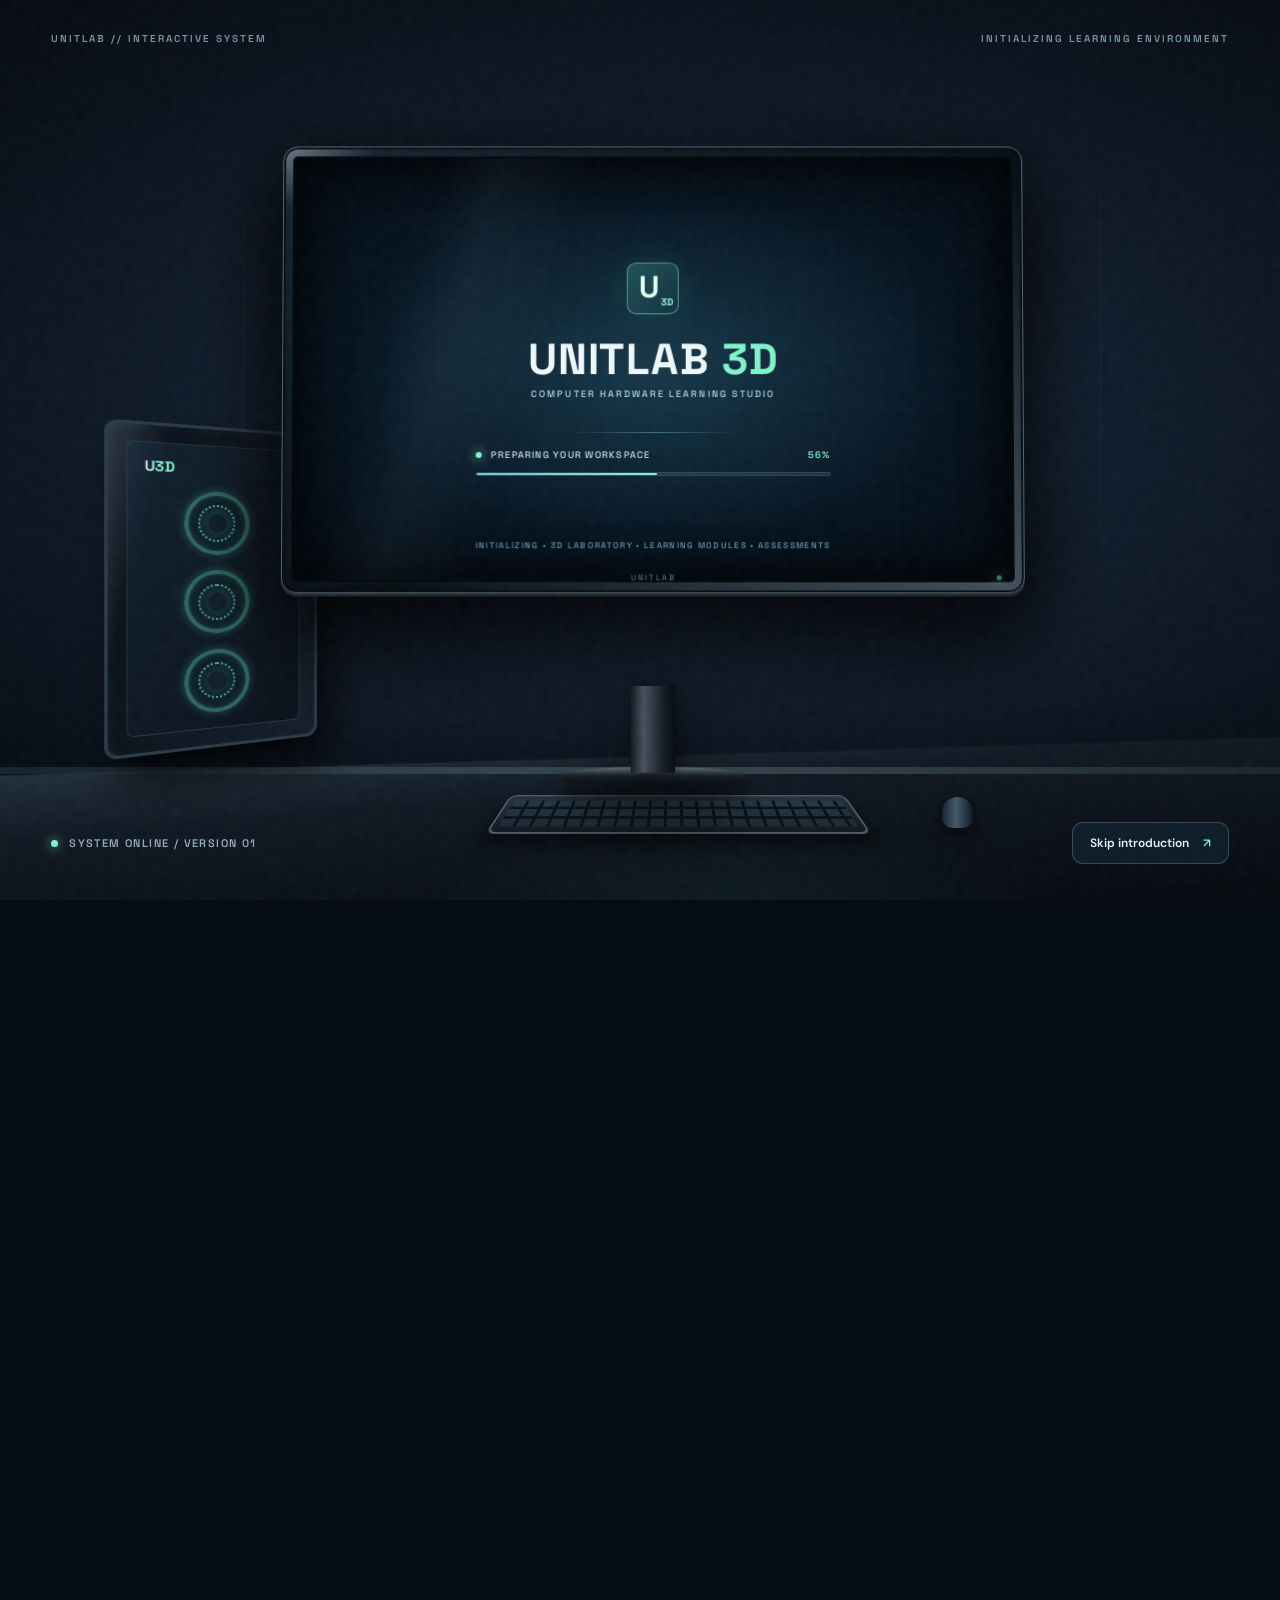
<file: index.html>
<!doctype html>
<html lang="en">
<head>
<meta charset="utf-8">
<meta name="viewport" content="width=device-width,initial-scale=1">
<title>UnitLab 3D — Enter the Learning Lab</title>
<meta name="theme-color" content="#080f1b">
<meta name="description" content="UnitLab 3D virtual Computer Hardware Servicing learning studio.">
<meta http-equiv="refresh" content="0;url=./UnitLab_3D/hub-v2.html">
<link rel="canonical" href="./UnitLab_3D/hub-v2.html">
</head>
<body style="margin:0;background:#080f1b;color:#ecfaf7;font:16px system-ui;padding:60px 20px;text-align:center">
<h1>UnitLab 3D</h1>
<p>Entering the Computer Hardware Learning Studio…</p>
<p><a style="color:#80f3cd" href="./UnitLab_3D/hub-v2.html">Open the new learning hub →</a></p>
<p><a style="color:#a3c4d4" href="./UnitLab_3D/academy.html#home">Open the previous academy design</a></p>
</body>
</html>
</file>
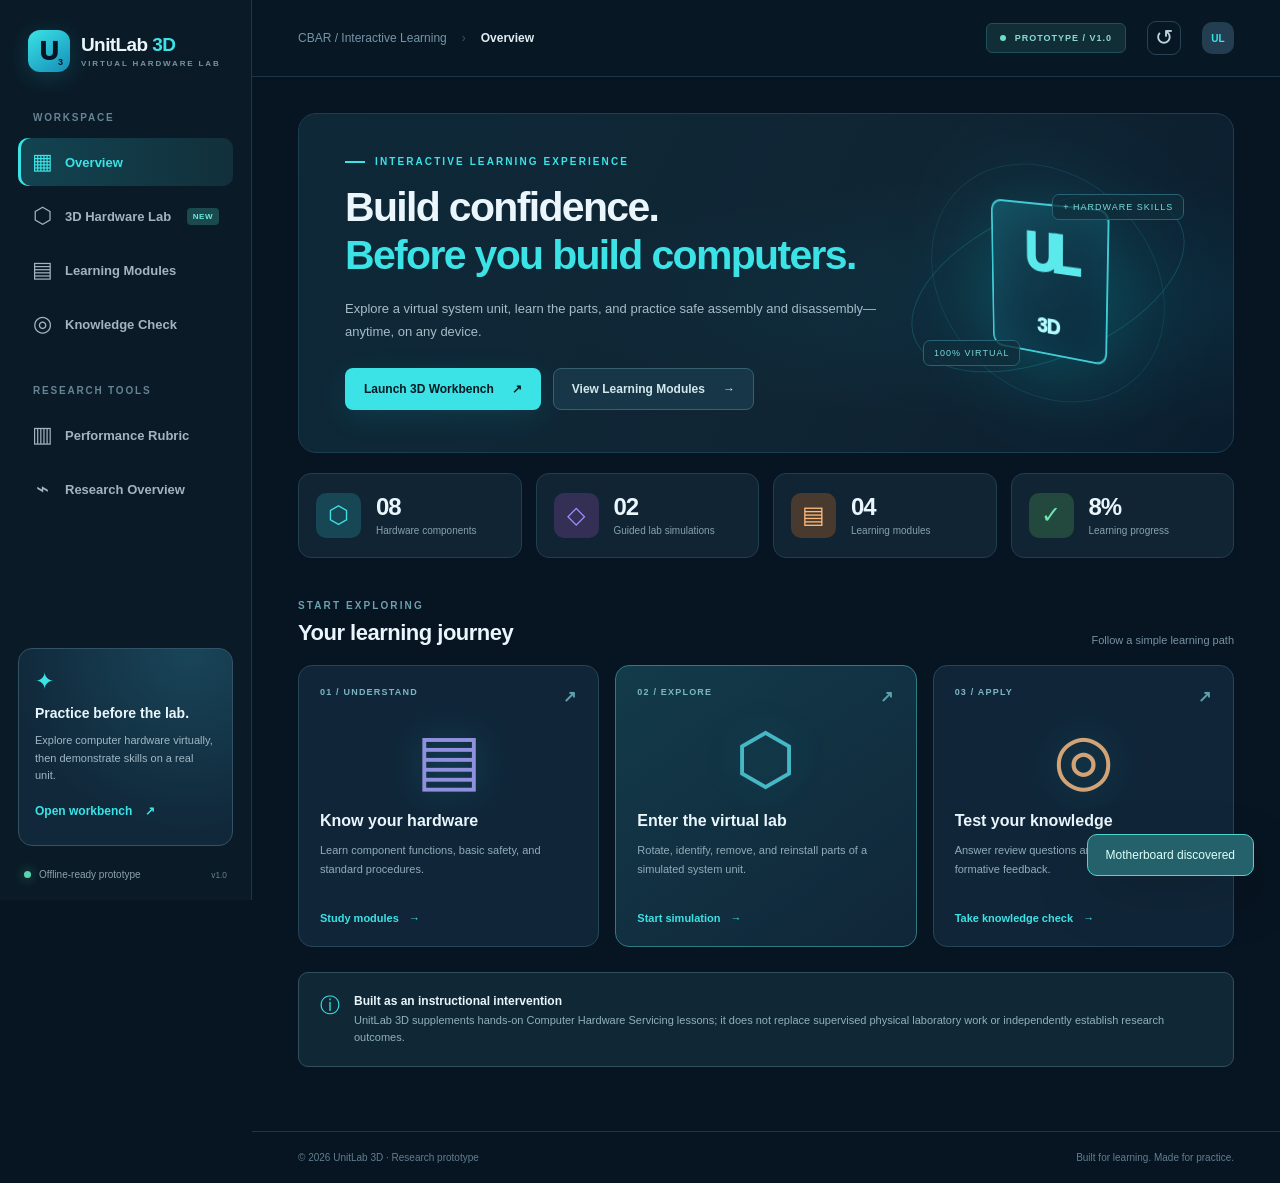
<file: UnitLab_3D/index.html>
<!DOCTYPE html>
<html lang="en">
<head>
  <meta charset="UTF-8" />
  <meta name="viewport" content="width=device-width,initial-scale=1" />
  <meta name="theme-color" content="#071522" />
  <title>UnitLab 3D | Interactive Computer Hardware Laboratory</title>
  <meta name="description" content="UnitLab 3D is an interactive, offline-ready educational prototype for computer hardware identification, safe assembly and disassembly." />
  <link rel="stylesheet" href="styles.css" />
</head>
<body>
  <div id="app" class="shell">
    <aside class="sidebar" aria-label="Main navigation">
      <div class="brand"><div class="brand-icon"><span>U</span><b>3</b></div><div><strong>UnitLab <em>3D</em></strong><small>VIRTUAL HARDWARE LAB</small></div></div>
      <div class="sidebar-label">WORKSPACE</div>
      <nav class="main-nav" id="mainNav">
        <button data-page="dashboard" class="nav-link active"><span class="nav-ico">▦</span> Overview</button>
        <button data-page="lab" class="nav-link"><span class="nav-ico">⬡</span> 3D Hardware Lab <span class="nav-pill">NEW</span></button>
        <button data-page="learn" class="nav-link"><span class="nav-ico">▤</span> Learning Modules</button>
        <button data-page="practice" class="nav-link"><span class="nav-ico">◎</span> Knowledge Check</button>
      </nav>
      <div class="sidebar-label gap-label">RESEARCH TOOLS</div>
      <nav class="main-nav">
        <button data-page="assessment" class="nav-link"><span class="nav-ico">▥</span> Performance Rubric</button>
        <button data-page="research" class="nav-link"><span class="nav-ico">⌁</span> Research Overview</button>
      </nav>
      <div class="sidebar-bottom"><div class="sidebar-tip"><div class="tip-icon">✦</div><strong>Practice before the lab.</strong><p>Explore computer hardware virtually, then demonstrate skills on a real unit.</p><button data-page="lab">Open workbench <span>↗</span></button></div><div class="bottom-note"><span class="online-dot"></span> Offline-ready prototype <small>v1.0</small></div></div>
    </aside>

    <main class="main-area">
      <header class="topbar"><div class="mobile-brand">UnitLab <em>3D</em></div><div class="breadcrumb"><span>CBAR / Interactive Learning</span><span class="chevron">›</span><strong id="crumbPage">Overview</strong></div><div class="top-actions"><span class="research-tag"><i></i> PROTOTYPE / V1.0</span><button id="resetDataBtn" class="icon-btn" title="Reset learning progress">↺</button><div class="avatar">UL</div></div></header>
      <div class="page-container">
        <section id="page-dashboard" class="page active-page">
          <div class="welcome-row"><div><div class="eyebrow"><span class="accent-line"></span> INTERACTIVE LEARNING EXPERIENCE</div><h1>Build confidence.<br><span>Before you build computers.</span></h1><p class="intro-copy">Explore a virtual system unit, learn the parts, and practice safe assembly and disassembly—anytime, on any device.</p><div class="hero-actions"><button class="primary-btn" data-page="lab">Launch 3D Workbench <span>↗</span></button><button class="secondary-btn" data-page="learn">View Learning Modules <span>→</span></button></div></div><div class="hero-illustration" aria-hidden="true"><div class="hero-orbit orbit-one"></div><div class="hero-orbit orbit-two"></div><div class="hero-cube"><span class="cube-front">UL<span>3D</span></span><span class="cube-side"></span><span class="cube-top"></span></div><div class="floating-chip chip-one">+ HARDWARE SKILLS</div><div class="floating-chip chip-two">100% VIRTUAL</div></div></div>
          <div class="stat-row"><div class="stat-card"><div class="stat-icon cyan">⬡</div><div><strong>08</strong><span>Hardware components</span></div></div><div class="stat-card"><div class="stat-icon purple">◇</div><div><strong>02</strong><span>Guided lab simulations</span></div></div><div class="stat-card"><div class="stat-icon orange">▤</div><div><strong>04</strong><span>Learning modules</span></div></div><div class="stat-card"><div class="stat-icon green">✓</div><div><strong id="dashProgress">0%</strong><span>Learning progress</span></div></div></div>
          <div class="section-heading"><div><div class="eyebrow muted">START EXPLORING</div><h2>Your learning journey</h2></div><span class="section-note">Follow a simple learning path</span></div>
          <div class="journey-grid"><button class="journey-card" data-page="learn"><div class="journey-top"><span>01 / UNDERSTAND</span><span class="journey-arrow">↗</span></div><div class="journey-art module-art">▤</div><h3>Know your hardware</h3><p>Learn component functions, basic safety, and standard procedures.</p><span class="link-text">Study modules <span>→</span></span></button><button class="journey-card feature" data-page="lab"><div class="journey-top"><span>02 / EXPLORE</span><span class="journey-arrow">↗</span></div><div class="journey-art lab-art">⬡</div><h3>Enter the virtual lab</h3><p>Rotate, identify, remove, and reinstall parts of a simulated system unit.</p><span class="link-text">Start simulation <span>→</span></span></button><button class="journey-card" data-page="practice"><div class="journey-top"><span>03 / APPLY</span><span class="journey-arrow">↗</span></div><div class="journey-art quiz-art">◎</div><h3>Test your knowledge</h3><p>Answer review questions and receive immediate formative feedback.</p><span class="link-text">Take knowledge check <span>→</span></span></button></div>
          <div class="notice"><span>ⓘ</span><div><strong>Built as an instructional intervention</strong><p>UnitLab 3D supplements hands-on Computer Hardware Servicing lessons; it does not replace supervised physical laboratory work or independently establish research outcomes.</p></div></div>
        </section>

        <section id="page-lab" class="page"><div class="page-title-row"><div><div class="eyebrow muted">YOUR VIRTUAL TRAINING SPACE</div><h1 class="page-title">3D Hardware Workbench</h1><p class="page-subtitle">Inspect the computer from every angle. Select components or follow step-by-step tasks.</p></div><div class="status-badge"><span class="online-dot"></span> INTERACTIVE</div></div>
          <div class="lab-tabs" role="tablist" aria-label="Lab activity"><button class="lab-tab selected" data-mode="explore">◈ Explore</button><button class="lab-tab" data-mode="disassemble">↗ Disassemble</button><button class="lab-tab" data-mode="assemble">↙ Assemble</button></div>
          <div class="lab-layout"><div class="viewer-card"><div class="viewer-top"><span class="viewer-kicker"><i></i> LIVE 3D SIMULATION</span><span class="viewport-info" id="viewportStatus">INSPECTION MODE</span></div><div class="scene-wrap"><canvas id="pcCanvas" tabindex="0" aria-label="Rotatable illustrated 3D system unit. Drag to rotate or select a highlighted component."></canvas><div class="scene-corner top-left">UNITLAB<span>3D</span> <small>/ SYSTEM UNIT</small></div><div class="scene-crosshair">+</div><div class="scene-help">⟳ Drag to rotate&nbsp;&nbsp; · &nbsp;&nbsp;Scroll to zoom&nbsp;&nbsp; · &nbsp;&nbsp;Click a part to inspect</div></div><div class="viewer-controls"><button id="rotateLeft" title="Rotate left">↶</button><button id="resetView" title="Reset view">⌖ <span>Reset view</span></button><button id="rotateRight" title="Rotate right">↷</button><div class="viewer-spacer"></div><label for="explodeRange">Exploded view</label><input id="explodeRange" type="range" min="0" max="100" value="0" aria-label="Exploded view amount" /></div></div><aside class="lab-side"><div class="detail-card"><div class="card-eyebrow" id="detailEyebrow">COMPONENT / 01</div><div class="detail-header"><div class="part-mini" id="partMini">⬡</div><div><h2 id="partName">Motherboard</h2><div class="part-category" id="partCategory">Main circuit board</div></div></div><p id="partDescription"></p><div class="info-divider"></div><div class="label-small">KEY FUNCTION</div><p id="partFunction" class="function-copy"></p><div class="label-small">HANDLING REMINDER</div><div class="handling-note" id="partSafety"></div><div id="stepActionArea"></div></div><div class="task-card"><div class="task-header"><strong id="taskTitle">Explore hardware</strong><span id="taskCount">0 / 8</span></div><div class="progress-track"><div id="taskProgress" class="progress-fill"></div></div><p id="taskInstruction">Select a component in the workbench or from the list below.</p><button id="taskNextBtn" class="task-next hidden">Continue →</button><button id="taskRestartBtn" class="task-restart hidden">↺ Restart simulation</button></div></aside></div>
          <div class="section-heading components-heading"><div><div class="eyebrow muted">SELECT A COMPONENT</div><h2>Inside the system unit</h2></div><span class="section-note">Tap to inspect</span></div><div id="partGrid" class="parts-grid"></div>
        </section>

        <section id="page-learn" class="page"><div class="page-title-row"><div><div class="eyebrow muted">KNOWLEDGE BEFORE PRACTICE</div><h1 class="page-title">Learning Modules</h1><p class="page-subtitle">Four short, self-paced modules connected to computer hardware servicing competencies.</p></div></div><div class="modules-layout"><div id="moduleNav" class="module-nav"></div><article id="moduleContent" class="module-content"></article></div></section>

        <section id="page-practice" class="page"><div class="page-title-row"><div><div class="eyebrow muted">FORMATIVE SELF-ASSESSMENT</div><h1 class="page-title">Knowledge Check</h1><p class="page-subtitle">Practice hardware concepts with immediate feedback. These quiz scores are not the study's practical performance pretest or posttest.</p></div></div><div id="quizArea" class="quiz-area"></div></section>

        <section id="page-assessment" class="page"><div class="page-title-row"><div><div class="eyebrow muted">TEACHER / RESEARCHER TOOL</div><h1 class="page-title">Practical Performance Rubric</h1><p class="page-subtitle">Record actual observed pretest and posttest performance using matching learner codes. Scores remain in this browser until exported or cleared.</p></div><div class="status-badge private"><span>♢</span> LOCAL ONLY</div></div><div class="assessment-grid"><div class="assess-form-card"><h2>Record a practical assessment</h2><p class="fine-copy">To preserve instrument fidelity, the following 0–4 scoring rubric is an illustrative prototype. Replace it with your formally adopted instrument before research data collection.</p><form id="performanceForm"><label class="field-label">Learner code <small>(avoid student names)</small><input id="studentCode" name="studentCode" maxlength="40" required placeholder="e.g. CHS-001" autocomplete="off" /></label><label class="field-label">Assessment stage<select id="assessmentStage" name="stage"><option value="pre">Before intervention / Pretest</option><option value="post">After intervention / Posttest</option></select></label><div class="rubric-heading">OBSERVED PERFORMANCE <span>0 = Not demonstrated, 4 = Independently demonstrated</span></div><div id="rubricFields"></div><button class="primary-btn full-btn" type="submit">Save assessment <span>↗</span></button><div id="formMessage" class="form-message" role="status"></div></form></div><div class="assess-results-card"><div class="task-header"><h2>Class performance snapshot</h2><button id="exportCsv" class="export-btn">⇩ Export CSV</button></div><div class="mini-stats"><div><span>Learners</span><strong id="recordCount">0</strong></div><div><span>Matched pairs</span><strong id="pairCount">0</strong></div><div><span>Average change</span><strong id="averageChange">—</strong></div></div><div class="table-scroll"><table class="results-table"><thead><tr><th>Code</th><th>Pre / 16</th><th>Post / 16</th><th>Δ</th></tr></thead><tbody id="scoresBody"><tr><td colspan="4" class="empty-row">No assessments recorded yet.</td></tr></tbody></table></div><p class="assessment-note">Descriptive summaries only. Statistical significance must be tested and reported separately using an appropriate paired-sample procedure and checked assumptions. Browser storage is not a secure research database.</p><button id="clearScores" class="danger-link">Clear all assessment records</button></div></div></section>

        <section id="page-research" class="page"><div class="page-title-row"><div><div class="eyebrow muted">PROJECT DOCUMENTATION</div><h1 class="page-title">About the CBAR Project</h1><p class="page-subtitle">A research-aligned learning intervention developed for Computer Hardware Servicing.</p></div></div><div class="research-banner"><span>THE PROJECT</span><h2>Developing and Evaluating UnitLab 3D</h2><p>An Interactive Web-Based System Unit Simulation for Enhancing Learners’ Performance in Computer Hardware Servicing</p></div><div class="research-columns"><div class="research-panel"><h3>Why UnitLab 3D?</h3><p>When classes have only a few aging desktop units available, students may have limited chances to identify internal parts and rehearse safe disassembly and reassembly. This prototype offers an additional repeatable learning environment, not a replacement for physical hardware activities.</p><h3>Study process</h3><div class="process-steps"><div><b>01</b><span>Pretest of practical performance</span></div><div><b>02</b><span>Development and checklist-based review of UnitLab 3D</span></div><div><b>03</b><span>Implementation as an instructional intervention</span></div><div><b>04</b><span>Posttest of practical performance</span></div><div><b>05</b><span>Paired performance-score comparison</span></div></div></div><div class="research-panel"><h3>Research focus</h3><ul class="research-list"><li>Identifying major computer components</li><li>Applying safety procedures</li><li>Performing system-unit disassembly</li><li>Performing system-unit reassembly</li></ul><h3>Researchers</h3><p>Aerojohn Joshua G. Pancho<br>Eric Joshua N. Agusto<br>Angel Marcelo Vidad<br>Kimberlyn Gerardo<br>Jarvin Ancheta</p><div class="notice tiny-notice"><span>ⓘ</span><p>This is an educational prototype. It does not claim expert validation, a demonstrated learning effect, or completed implementation.</p></div></div></div></section>
      </div><footer class="footer"><span>© 2026 UnitLab 3D · Research prototype</span><span>Built for learning. Made for practice.</span></footer>
    </main>
    <div id="toast" class="toast" role="status" aria-live="polite"></div>
  </div>
  <script src="app.js" defer></script>
</body>
</html>
</file>
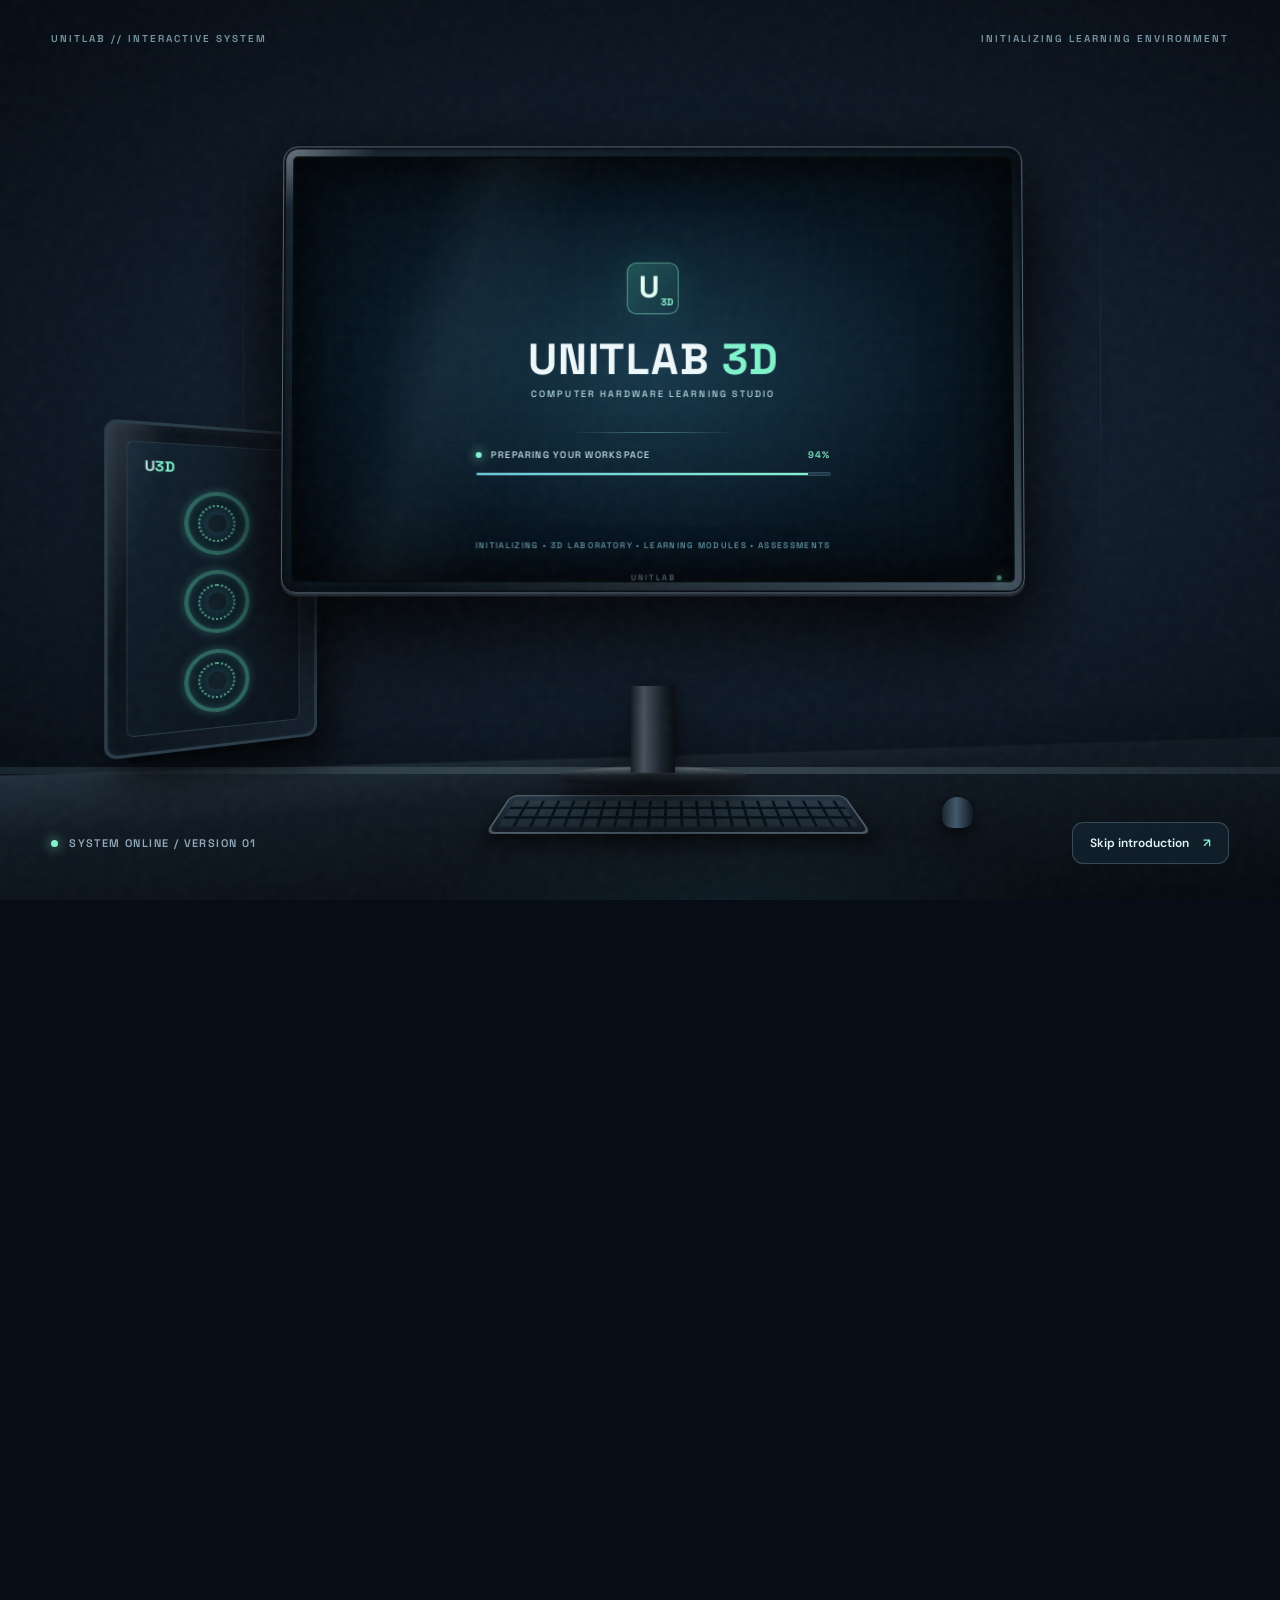
<file: UnitLab_3D/hub-v2.html>
<!doctype html>
<html lang="en">
<head>
  <meta charset="utf-8">
  <meta name="viewport" content="width=device-width, initial-scale=1">
  <meta name="theme-color" content="#080f1b">
  <meta name="description" content="UnitLab 3D: an interactive learning studio for Computer Hardware Servicing, guided modules, 3D hardware exploration and virtual assembly practice.">
  <title>UnitLab 3D · Enter the Learning Lab</title>
  <link rel="preconnect" href="https://fonts.googleapis.com">
  <link rel="preconnect" href="https://fonts.gstatic.com" crossorigin>
  <link href="https://fonts.googleapis.com/css2?family=DM+Sans:wght@400;500;600;700&family=Space+Grotesk:wght@400;500;600;700&display=swap" rel="stylesheet">
  <link rel="stylesheet" href="hub-v2.css">
  <script src="hub-v2.js" defer></script>
</head>
<body>
  <a class="skip-link" href="#hubMain">Skip to learning hub</a>
  <section class="intro" id="intro" aria-label="UnitLab 3D startup experience">
    <div class="room-grain" aria-hidden="true"></div>
    <div class="intro-topline" aria-hidden="true"><span>UNITLAB // INTERACTIVE SYSTEM</span><span>INITIALIZING LEARNING ENVIRONMENT</span></div>
    <div class="intro-scene" aria-hidden="true">
      <div class="back-glow"></div>
      <div class="wall-stripe stripe-left"></div><div class="wall-stripe stripe-right"></div>
      <div class="tower"><div class="tower-panel"><div class="tower-emblem">U<span>3D</span></div><div class="tower-fan fan-one"></div><div class="tower-fan fan-two"></div><div class="tower-fan fan-three"></div></div><div class="tower-foot"></div><div class="tower-power"></div></div>
      <div class="monitor-wrap" id="monitorWrap">
        <div class="monitor">
          <div class="monitor-rim">
            <div class="monitor-screen">
              <div class="screen-shine"></div>
              <div class="screen-grid"></div>
              <div class="screen-boot">
                <div class="boot-mark"><span>U</span><b>3D</b></div>
                <div class="boot-title">UNITLAB<span> 3D</span></div>
                <div class="boot-subtitle">COMPUTER HARDWARE LEARNING STUDIO</div>
                <div class="boot-divider"></div>
                <div class="boot-status"><span class="boot-indicator"></span><span id="bootLabel">PREPARING YOUR WORKSPACE</span><span class="boot-percent" id="bootPercent">0%</span></div>
                <div class="boot-track"><div class="boot-fill" id="bootFill"></div></div>
                <div class="boot-foot">INITIALIZING • 3D LABORATORY • LEARNING MODULES • ASSESSMENTS</div>
              </div>
            </div>
            <div class="monitor-bezel"><div class="bezel-logo">UNITLAB</div><div class="bezel-light"></div></div>
          </div>
          <div class="monitor-neck"></div>
          <div class="monitor-base"></div>
        </div>
      </div>
      <div class="desk-plane"></div><div class="desk-edge"></div><div class="keyboard"><div class="keyboard-keys"></div></div><div class="mouse"></div>
      <div class="desk-reflection"></div>
    </div>
    <div class="intro-bottom">
      <span><span class="tiny-pulse"></span> SYSTEM ONLINE / VERSION 01</span>
      <button type="button" class="intro-skip" id="skipIntro">Skip introduction <span aria-hidden="true">↗</span></button>
    </div>
    <div class="sr-only" id="introAnnouncement" aria-live="polite"></div>
  </section>

  <div class="hub" id="hub" aria-hidden="true">
  <header class="site-header">
    <div class="header-inner">
      <a href="hub-v2.html" class="site-brand" aria-label="UnitLab 3D — Home">
        <span class="brand-mark">U<span>3D</span></span>
        <span class="brand-text"><strong>UnitLab <em>3D</em></strong><small>HARDWARE LEARNING STUDIO</small></span>
      </a>
      <nav class="primary-nav" id="sidebar" aria-label="Primary navigation">
        <a href="hub-v2.html" class="current" aria-current="page">Home</a>
        <a href="academy.html#modules">Lessons</a>
        <a href="real-models.html">3D Parts</a>
        <a href="academy.html#builder">PC Builder</a>
        <a href="pro-assembly/index.html">3D Lab</a>
        <a href="academy.html#quiz">Quizzes</a>
        <a href="academy.html#curriculum" class="mobile-only">Resources</a>
        <a href="#progress" class="mobile-only">My progress</a>
      </nav>
      <div class="header-tools">
        <a class="resources-link" href="academy.html#curriculum">Resources</a>
        <a class="progress-link" href="#progress">Progress</a>
        <button class="replay-button" type="button" id="replayIntro" aria-label="Replay monitor introduction" title="Replay introduction">↻</button>
        <span class="avatar" id="avatar" aria-label="Guest learner">G</span>
        <button type="button" class="menu-toggle" id="menuToggle" aria-controls="sidebar" aria-expanded="false" aria-label="Open navigation"><span></span><span></span><span></span></button>
      </div>
    </div>
  </header>
  <main id="hubMain" tabindex="-1">
    <div class="main-wrap">
      <div class="page-intro"><span>UNITLAB 3D <span aria-hidden="true">/</span> LEARNING HUB</span><span class="live-status"><span></span> LAB READY</span></div>
      <section class="hero" aria-labelledby="heroTitle">
        <div class="hero-copy">
          <span class="eyebrow">YOUR COMPUTER HARDWARE LEARNING SPACE</span>
          <h1 id="heroTitle">Learn the parts.<br><span>Build the skills.</span></h1>
          <p>Start with the basics, explore real 3D hardware models, configure a compatible PC, and practice assembly in the virtual workbench.</p>
          <div class="hero-actions">
            <a href="academy.html#modules" class="button primary">Start learning <span aria-hidden="true">↗</span></a>
            <a href="pro-assembly/index.html" class="button outline">Explore 3D Lab <span aria-hidden="true">→</span></a>
          </div>
          <div class="hero-facts"><span><b>06</b> Learning modules</span><span><b>3D</b> Practical simulation</span><span><b id="statProgress">0/6</b> Studied</span></div>
        </div>
        <div class="hero-path" aria-label="How UnitLab works">
          <div class="path-head"><span>YOUR LEARNING PATH</span><span>01 — 03</span></div>
          <div class="path-row"><span class="path-index">01</span><div><strong>Learn</strong><small>Lessons and real teaching materials</small></div><span class="path-done">●</span></div>
          <div class="path-row"><span class="path-index">02</span><div><strong>Build</strong><small>Explore parts and check compatibility</small></div><span class="path-done">●</span></div>
          <div class="path-row"><span class="path-index">03</span><div><strong>Practice</strong><small>Assemble and inspect in 3D</small></div><span class="path-done">●</span></div>
          <div class="path-foot"><span class="path-foot-dot"></span> INTERACTIVE LEARNING ENVIRONMENT</div>
        </div>
      </section>

      <section class="section" aria-labelledby="areasTitle">
        <div class="section-head"><div><span class="eyebrow">EXPLORE UNITLAB</span><h2 id="areasTitle">Choose where to begin</h2><p>One clear workspace for every part of your training.</p></div></div>
        <div class="feature-grid">
          <a class="feature-card" href="academy.html#modules"><div class="feature-top"><span class="feature-label">01 · STUDY</span><span class="feature-arrow">↗</span></div><div class="feature-icon" aria-hidden="true"><svg viewBox="0 0 48 48"><path d="M6 12c6-2 12-1 18 3 6-4 12-5 18-3v23c-6-2-12-1-18 3-6-4-12-5-18-3V12ZM24 15v23M11 19c3-1 6-1 9 1M28 20c3-2 6-2 9-1M11 26c3-1 6-1 9 1M28 27c3-2 6-2 9-1"/></svg></div><h3>Learning Modules</h3><p>Six guided lessons with actual PDF documents, presentations, and activities.</p><span class="feature-link">Open lessons <span aria-hidden="true">→</span></span></a>
          <a class="feature-card" href="real-models.html"><div class="feature-top"><span class="feature-label">02 · EXPLORE</span><span class="feature-arrow">↗</span></div><div class="feature-icon" aria-hidden="true"><svg viewBox="0 0 48 48"><path d="m24 5 16 9v20l-16 9L8 34V14l16-9ZM8 14l16 10 16-10M24 24v19M16 18l16-10"/></svg></div><h3>3D Parts Library</h3><p>Inspect and rotate PC components, from the motherboard to the graphics card.</p><span class="feature-link">Explore parts <span aria-hidden="true">→</span></span></a>
          <a class="feature-card" href="academy.html#builder"><div class="feature-top"><span class="feature-label">03 · CONFIGURE</span><span class="feature-arrow">↗</span></div><div class="feature-icon" aria-hidden="true"><svg viewBox="0 0 48 48"><rect x="8" y="8" width="32" height="32" rx="5"/><rect x="17" y="17" width="14" height="14" rx="2"/><path d="M17 3v5m8-5v5m8-5v5M17 40v5m8-5v5m8-5v5M3 17h5m-5 8h5m-5 8h5m32-16h5m-5 8h5m-5 8h5"/></svg></div><h3>PC Builder</h3><p>Select components, compare illustrative prices, and check compatibility.</p><span class="feature-link">Build a PC <span aria-hidden="true">→</span></span></a>
          <a class="feature-card" href="pro-assembly/index.html"><div class="feature-top"><span class="feature-label">04 · PRACTICE</span><span class="feature-arrow">↗</span></div><div class="feature-icon" aria-hidden="true"><svg viewBox="0 0 48 48"><rect x="10" y="7" width="28" height="34" rx="4"/><circle cx="24" cy="20" r="7"/><path d="M17 32h14M21 20h6M24 17v6"/></svg></div><h3>Pro Assembly Simulator</h3><p>Explore a separately developed open-source 3D PC simulator with guided slot installation and compatibility feedback. Demo product data.</p><span class="feature-link">Enter the lab <span aria-hidden="true">→</span></span></a>
        </div>
      </section>

      <section class="section" id="modules" aria-labelledby="modulesTitle">
        <div class="section-head row-head"><div><span class="eyebrow">COURSE CONTENT</span><h2 id="modulesTitle">Six learning modules</h2><p>Build a foundation before attempting the virtual assembly task.</p></div><a class="section-link" href="academy.html#modules">View all lessons <span aria-hidden="true">↗</span></a></div>
        <div class="module-grid"><a class="module-item" href="academy.html?module=0#modules" data-module="0"><span class="module-number">01</span><span class="module-info"><small>SAFE PREPARATION</small><h3>Occupational Health & Safety</h3><p>Learn hazards, power isolation and ESD protection.</p></span><span class="module-chevron" aria-hidden="true">↗</span></a>
<a class="module-item" href="academy.html?module=1#modules" data-module="1"><span class="module-number">02</span><span class="module-info"><small>HARDWARE BASICS</small><h3>Inside the System Unit</h3><p>Identify and understand essential PC components.</p></span><span class="module-chevron" aria-hidden="true">↗</span></a>
<a class="module-item" href="academy.html?module=2#modules" data-module="2"><span class="module-number">03</span><span class="module-info"><small>COMPONENT CHOICES</small><h3>Compatibility & Smart Builds</h3><p>Match CPUs, motherboards, memory and power.</p></span><span class="module-chevron" aria-hidden="true">↗</span></a>
<a class="module-item" href="academy.html?module=3#modules" data-module="3"><span class="module-number">04</span><span class="module-info"><small>GET READY</small><h3>Tools & Bench Preparation</h3><p>Prepare your workspace and servicing tools.</p></span><span class="module-chevron" aria-hidden="true">↗</span></a>
<a class="module-item" href="academy.html?module=4#modules" data-module="4"><span class="module-number">05</span><span class="module-info"><small>HANDS-ON SEQUENCE</small><h3>Assembly & Disassembly</h3><p>Follow the proper order for hardware installation.</p></span><span class="module-chevron" aria-hidden="true">↗</span></a>
<a class="module-item" href="academy.html?module=5#modules" data-module="5"><span class="module-number">06</span><span class="module-info"><small>FINAL CHECKS</small><h3>Inspection & Maintenance</h3><p>Inspect, troubleshoot and document your work.</p></span><span class="module-chevron" aria-hidden="true">↗</span></a></div>
      </section>

      <section class="section extra-grid" aria-label="Assessments and progress">
        <div class="simple-panel assessments-panel"><div class="panel-icon" aria-hidden="true">✓</div><span class="eyebrow">CHECK YOUR KNOWLEDGE</span><h2>Activities & quizzes</h2><p>Review what you have learned with short, formative knowledge checks before hands-on practice.</p><a href="academy.html#quiz" class="panel-link">Open quizzes <span aria-hidden="true">↗</span></a></div>
        <div class="simple-panel progress-panel" id="progress"><div class="progress-top"><div><span class="eyebrow">YOUR LEARNING PROGRESS</span><h2>Keep moving forward</h2></div><div class="progress-ring" id="progressRing"><strong id="progressPercent">0%</strong></div></div><strong class="progress-label" id="progressLabel">0 of 6 studied</strong><p id="progressNote">Sign in using a demo learner code in the Learning Studio to record your progress on this device.</p><a href="academy.html#modules" class="panel-link">Continue learning <span aria-hidden="true">↗</span></a><small class="progress-disclaimer">Progress is self-reported practice, not an official assessment score.</small></div>
      </section>
      <div class="resource-strip"><div><span class="eyebrow">NEED REFERENCE MATERIALS?</span><strong>Real PDFs, presentations & practical guides</strong></div><a href="academy.html#curriculum" class="section-link">Browse learning resources <span aria-hidden="true">↗</span></a></div>
    </div>
  </main>
  <footer class="site-footer"><span>© 2026 UNITLAB 3D · CBAR EDUCATIONAL PROTOTYPE</span><span>Educational practice does not replace teacher-observed competency assessment.</span></footer>
  <button type="button" id="mobileScrim" class="mobile-scrim" aria-label="Close navigation" hidden></button>
</div>
</body>
</html>
</file>
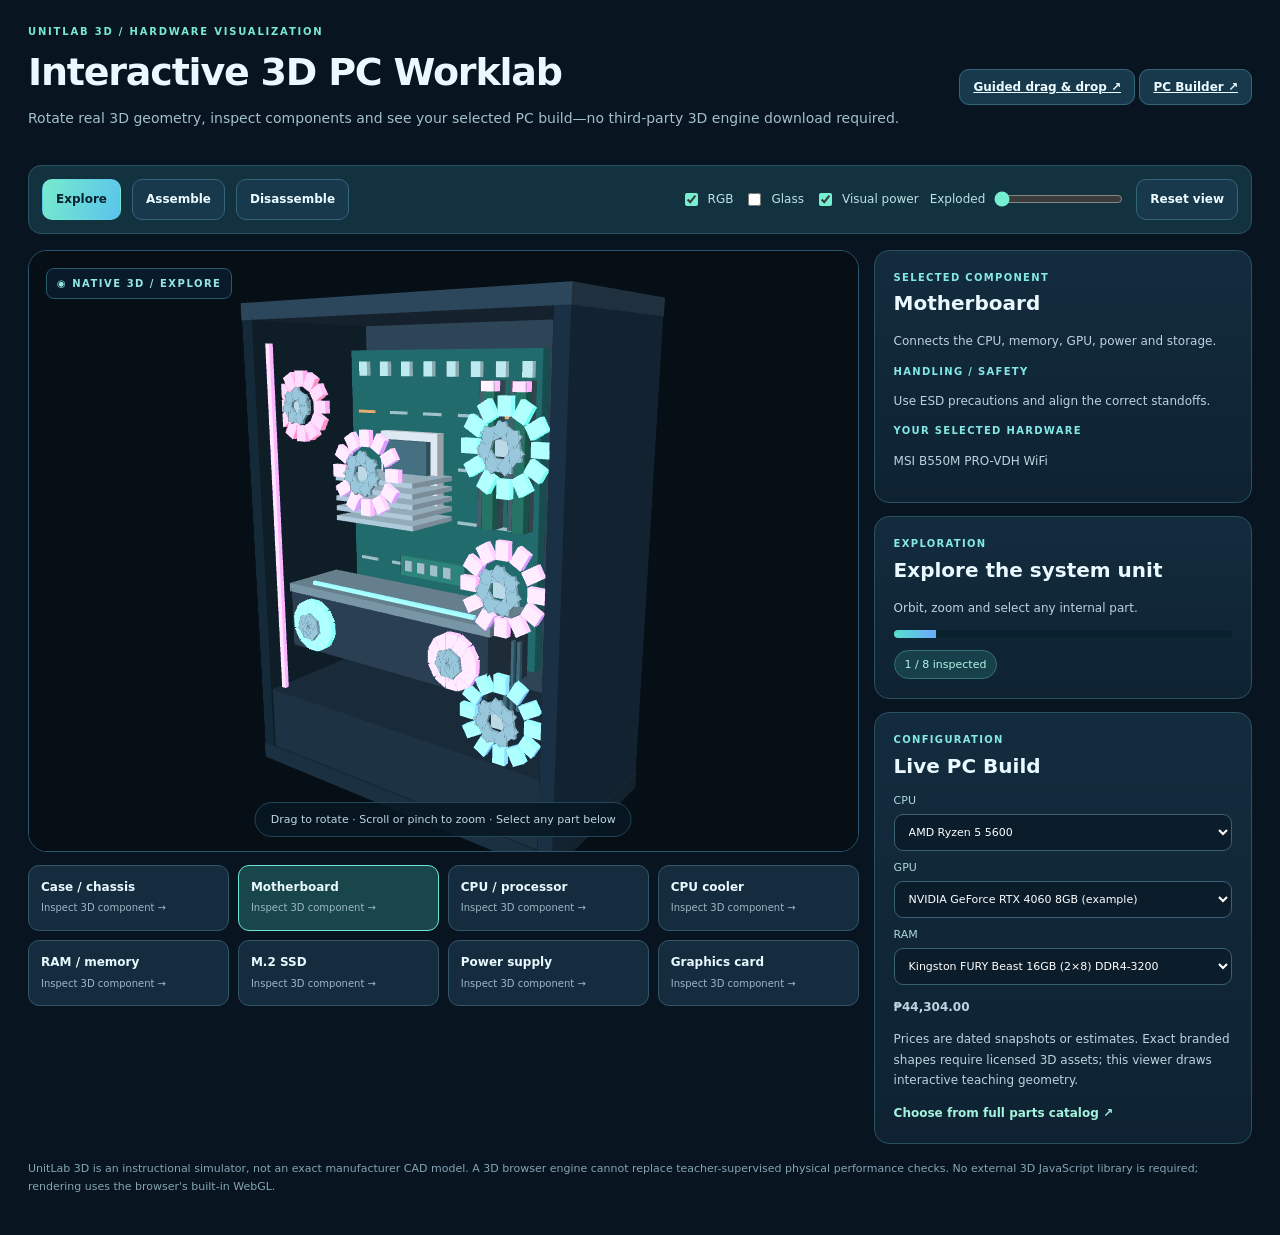
<file: UnitLab_3D/worklab-pro.html>
<!doctype html><html lang="en"><head><meta charset="utf-8"><meta name="viewport" content="width=device-width,initial-scale=1"><meta name="theme-color" content="#081520"><title>UnitLab 3D | PC Hardware Viewer</title>
<style>
:root{--bg:#091520;--panel:#102737;--line:#2a5263;--text:#e9f9ff;--muted:#a2c0cc;--mint:#79e9d0;--blue:#80cff5}
*{box-sizing:border-box}body{margin:0;background:#08141f;color:var(--text);font:14px/1.55 system-ui,-apple-system,Segoe UI,sans-serif}button,select,input{font:inherit}button{cursor:pointer}a{color:#a5f3dc}button:focus-visible,select:focus-visible,input:focus-visible{outline:2px solid var(--mint);outline-offset:3px}[hidden]{display:none!important}
main{padding:24px 28px;max-width:1660px;margin:auto}.top{display:flex;justify-content:space-between;gap:15px;align-items:center}.eyebrow{font-size:10px;letter-spacing:1.8px;color:var(--mint);font-weight:850}h1{font-size:clamp(26px,3vw,38px);letter-spacing:-1.2px;margin:3px 0 7px}.intro{color:var(--muted);margin:0 0 19px}.toolbar{display:flex;align-items:center;justify-content:space-between;gap:10px;flex-wrap:wrap;margin:16px 0;padding:13px;border:1px solid var(--line);border-radius:13px;background:#123240}
.controls{display:flex;align-items:center;gap:11px;flex-wrap:wrap}.controls label{display:inline-flex;align-items:center;gap:7px;font-size:12px;color:#bce2e4}.controls input{accent-color:#76eed0}.btn{padding:10px 13px;border-radius:10px;border:1px solid #35657a;background:#18384b;color:#ebfbff;font-size:12px;font-weight:750}.btn.active,.btn.primary{background:linear-gradient(110deg,#77ebcc,#59c3ed);color:#092231;border-color:transparent}.btn:hover{filter:brightness(1.13)}
.layout{display:grid;grid-template-columns:minmax(0,1.8fr) minmax(280px,.82fr);gap:15px}.viewer{position:relative;border-radius:19px;border:1px solid #28566e;background:radial-gradient(ellipse at 50% 40%,#21475a,#07121d 75%);overflow:hidden;min-height:600px}.viewer canvas{width:100%;height:600px;display:block;touch-action:none;cursor:grab}.viewer canvas:active{cursor:grabbing}.overlay{position:absolute;top:17px;left:17px;color:#94e7e3;letter-spacing:1.5px;font-size:10px;font-weight:800;pointer-events:none;background:#0b2235aa;padding:7px 10px;border:1px solid #275b6b;border-radius:8px}.helper{position:absolute;bottom:14px;left:50%;transform:translateX(-50%);color:#bdd8e4;padding:8px 15px;max-width:94%;text-align:center;font-size:11px;white-space:nowrap;background:#081723d9;border:1px solid #244659;border-radius:999px;pointer-events:none}
.fail{position:absolute;inset:0;background:#0a1d2ce9;display:grid;place-content:center;text-align:center;gap:15px;padding:28px;z-index:4}.fail h2{font-size:24px;margin:0}.fail p{color:#b4cad6;max-width:450px}
.side{display:grid;gap:13px;align-content:start}.card{background:linear-gradient(#132c3d,#0e2232);border:1px solid var(--line);border-radius:15px;padding:19px;min-width:0}.card h2{font-size:20px;margin:3px 0 10px}.card p{font-size:12px;line-height:1.7;color:#bed2df}.panel-heading{font-size:10px;color:#84e8e4;font-weight:850;letter-spacing:1.3px}.pill{border:1px solid #33727a;background:#17404b;border-radius:999px;color:#b5f4e7;padding:5px 10px;font-size:11px}
.progress-track{height:8px;border-radius:99px;background:#09202d;margin:12px 0;overflow:hidden}.progress-fill{height:100%;background:linear-gradient(90deg,#56e0cf,#6aa9fa);width:0}
.parts{display:grid;grid-template-columns:repeat(4,minmax(0,1fr));gap:9px;margin-top:13px}.part{border:1px solid #325668;background:#152b3e;color:#e8f9ff;border-radius:11px;padding:12px;text-align:left}.part.active,.part:hover{border-color:#6ee4d5;background:#19464a}.part b{display:block;font-size:12px}.part small{color:#9cb8c6;font-size:10px}
.partlink{font-weight:800;text-decoration:none;font-size:12px}.specs{display:grid;gap:8px}.specs label{font-size:11px;color:#add7da;display:grid;gap:5px}.specs select{width:100%;background:#0b1c2a;color:white;border:1px solid #396173;padding:10px;border-radius:9px}.price{font-size:25px;font-weight:850;color:#9af6d7}.foot{color:#84a5b5;font-size:11px;line-height:1.6;margin:16px 0}.sr-only{position:absolute;width:1px;height:1px;padding:0;margin:-1px;border:0;overflow:hidden;clip:rect(0,0,0,0);white-space:nowrap}
@media(max-width:1020px){.layout{grid-template-columns:1fr}.side{grid-template-columns:repeat(2,minmax(0,1fr))}.parts{grid-template-columns:repeat(4,1fr)}}@media(max-width:680px){main{padding:13px}.top{display:block}.layout,.side{display:block}.card{margin-top:13px}.viewer,.viewer canvas{min-height:450px;height:450px}.parts{grid-template-columns:repeat(2,1fr)}.helper{white-space:normal}.toolbar{display:block}.controls{margin:9px 0}}
</style><style>
html.embedded main{padding:10px;max-width:none}
html.embedded .top,html.embedded .foot{display:none!important}
html.embedded .viewer,html.embedded .viewer canvas{height:min(72vh,760px);min-height:480px}
@media(max-width:680px){html.embedded .viewer,html.embedded .viewer canvas{height:55vh;min-height:410px}}
</style><script>if(new URLSearchParams(location.search).has('embedded'))document.documentElement.classList.add('embedded');</script></head><body><main><header class="top"><div><div class="eyebrow">UNITLAB 3D / HARDWARE VISUALIZATION</div><h1>Interactive 3D PC Worklab</h1><p class="intro">Rotate real 3D geometry, inspect components and see your selected PC build—no third-party 3D engine download required.</p></div><div><a class="btn" href="training.html">Guided drag & drop ↗</a> <a class="btn" href="academy.html#builder">PC Builder ↗</a></div></header>
<div class="toolbar"><div class="controls" role="group" aria-label="Training mode"><button class="btn active" data-mode="explore">Explore</button><button class="btn" data-mode="assemble">Assemble</button><button class="btn" data-mode="disassemble">Disassemble</button></div><div class="controls"><label><input id="rgb" type="checkbox" checked> RGB</label><label><input id="glass" type="checkbox"> Glass</label><label><input id="power" type="checkbox" checked> Visual power</label><label>Exploded <input id="explode" type="range" min="0" max="100" value="0"></label><button class="btn" id="resetView">Reset view</button></div></div>
<div class="layout"><section><div class="viewer" id="stage"><canvas id="pc3d" tabindex="0" aria-label="Interactive 3D desktop computer case"></canvas><div class="overlay" id="viewerStatus">◌ STARTING NATIVE 3D ENGINE…</div><div class="helper">Drag to rotate · Scroll or pinch to zoom · Select any part below</div><div class="fail" id="webglFail" hidden><h2>3D graphics unavailable</h2><p>Your browser or graphics configuration could not initialize WebGL. The drag-and-drop workbench still works without it.</p><a class="btn primary" href="training.html">Open drag-and-drop workbench ↗</a></div></div><div class="parts" id="partList"></div></section>
<aside class="side"><div class="card"><div class="panel-heading">SELECTED COMPONENT</div><h2 id="partName">Motherboard</h2><p id="partInfo">The motherboard connects all computer components.</p><div class="panel-heading">HANDLING / SAFETY</div><p id="partSafety">Unplug and follow ESD safety procedures.</p><div class="panel-heading">YOUR SELECTED HARDWARE</div><p id="partSku">Select components in the PC Builder to customize this system.</p></div>
<div class="card"><div class="panel-heading" id="taskTag">EXPLORATION</div><h2 id="taskTitle">Inspect your computer</h2><p id="taskText">Rotate the system unit and select an internal part.</p><div class="progress-track"><div class="progress-fill" id="progressFill"></div></div><div class="controls"><span class="pill" id="stepCount">0 / 8 inspected</span><button class="btn primary" id="advanceStep" hidden>Next action →</button><button class="btn" id="restartStep" hidden>Restart</button></div></div>
<div class="card"><div class="panel-heading">CONFIGURATION</div><h2>Live PC Build</h2><div class="specs" id="liveSelections"></div><p class="price" id="buildTotal">₱0.00</p><p>Prices are dated snapshots or estimates. Exact branded shapes require licensed 3D assets; this viewer draws interactive teaching geometry.</p><a class="partlink" href="academy.html#builder">Choose from full parts catalog ↗</a></div></aside></div>
<p class="foot">UnitLab 3D is an instructional simulator, not an exact manufacturer CAD model. A 3D browser engine cannot replace teacher-supervised physical performance checks. No external 3D JavaScript library is required; rendering uses the browser's built-in WebGL.</p></main>
<script>
(function(){let ready=false;addEventListener('unitlab:native3d-ready',()=>{ready=true});
setTimeout(()=>{if(!ready){document.getElementById('webglFail').hidden=false;document.getElementById('viewerStatus').textContent='3D DID NOT START — USE TRAINING';}},6000);
addEventListener('error',e=>{if(!ready&&e.target?.tagName==='SCRIPT'){document.getElementById('webglFail').hidden=false}},true)})();
</script><script defer src="worklab-native.js"></script></body></html>
</file>
<file: UnitLab_3D/styles.css>
:root{--bg:#071421;--panel:#0d2030;--panel2:#10283a;--line:#254051;--muted:#89a0ad;--fg:#eaf6fc;--cyan:#3be3e6;--cyan2:#17b7ce;--purple:#a58cff;--orange:#ffb878;--green:#70e4ae;--sidebar:#081724;--shadow:0 20px 55px rgba(0,0,0,.17)}
*{box-sizing:border-box}html{scroll-behavior:smooth}body{margin:0;background:var(--bg);color:var(--fg);font-family:Inter,ui-sans-serif,-apple-system,BlinkMacSystemFont,"Segoe UI",sans-serif;font-size:14px;-webkit-font-smoothing:antialiased}button,input,select{font:inherit}button{cursor:pointer}button:focus-visible,input:focus-visible,select:focus-visible,canvas:focus-visible{outline:2px solid var(--cyan);outline-offset:3px}button:disabled{cursor:not-allowed;opacity:.45}.shell{display:flex;min-height:100vh}.sidebar{position:sticky;top:0;height:100vh;width:252px;flex-shrink:0;background:#0b1a27;border-right:1px solid #203646;display:flex;flex-direction:column;padding:30px 18px 20px;z-index:10}.brand{display:flex;align-items:center;gap:11px;padding:0 10px 40px}.brand-icon{height:42px;width:42px;border-radius:12px;background:linear-gradient(145deg,var(--cyan),#148eb8);box-shadow:0 5px 25px #1bc4d433;display:grid;place-items:center;color:#081421;position:relative;font-size:26px;font-weight:950}.brand-icon b{font-size:9px;position:absolute;bottom:5px;right:7px}.brand strong{font-size:19px;letter-spacing:-.6px;white-space:nowrap}.brand em,.mobile-brand em{color:var(--cyan);font-style:normal}.brand small{display:block;color:#7893a1;letter-spacing:1.85px;font-size:8px;margin-top:3px;font-weight:700}.sidebar-label{padding:0 15px;margin-bottom:15px;letter-spacing:1.8px;font-size:10px;color:#668494;font-weight:700}.gap-label{margin-top:37px}.main-nav{display:grid;gap:6px}.nav-link{border:0;background:none;color:#a2b5bf;display:flex;align-items:center;gap:13px;padding:13px 14px;text-align:left;width:100%;border-radius:10px;font-weight:570;font-size:13px;transition:.2s;white-space:nowrap}.nav-link:hover{background:#152c3e;color:#e9fbff}.nav-link.active{background:linear-gradient(90deg,#134351,#11303b);color:var(--cyan);box-shadow:inset 3px 0 var(--cyan)}.nav-ico{font-size:22px;width:20px;display:inline-flex;justify-content:center;line-height:1;font-weight:400}.nav-pill{margin-left:auto;background:#1a494e;color:#65e9df;font-size:8px;padding:4px 6px;border-radius:4px;letter-spacing:.5px}.sidebar-bottom{margin-top:auto}.sidebar-tip{border:1px solid #315365;border-radius:14px;padding:19px 16px;background:radial-gradient(circle at 80% 0%,#1e5368aa,transparent 70%),#10283a}.tip-icon{font-size:23px;color:var(--cyan);margin-bottom:10px}.sidebar-tip strong{display:block;font-size:14px}.sidebar-tip p{line-height:1.6;color:#a0b7c4;font-size:11px}.sidebar-tip button{color:var(--cyan);background:none;padding:8px 0;border:none;font-weight:700;font-size:12px}.sidebar-tip button span{padding-left:9px}.bottom-note{font-size:10px;color:#8aa2af;display:flex;gap:8px;align-items:center;margin:23px 6px 0}.bottom-note small{margin-left:auto;color:#648194}.online-dot{display:inline-block;width:7px;height:7px;background:#58d6af;border-radius:100%;box-shadow:0 0 12px #4affc57d;flex:none}.main-area{flex:1;min-width:0;display:flex;flex-direction:column}.topbar{height:77px;border-bottom:1px solid #1b3545;display:flex;align-items:center;justify-content:space-between;padding:0 46px;background:rgba(9,24,37,.92);position:sticky;top:0;z-index:5;backdrop-filter:blur(12px)}.breadcrumb{font-size:12px;color:#7595a8;display:flex;gap:15px}.breadcrumb strong{color:#e1edf3;font-weight:650}.chevron{color:#395465}.top-actions{display:flex;gap:21px;align-items:center}.research-tag{color:#89d9d5;background:#112d36;border:1px solid #21505a;font-size:9px;font-weight:800;letter-spacing:1px;padding:9px 13px;border-radius:6px;white-space:nowrap}.research-tag i{display:inline-block;width:6px;height:6px;background:#6bdec7;border-radius:100%;margin-right:5px}.icon-btn{width:34px;height:34px;border:1px solid #284354;border-radius:9px;background:transparent;color:#bed7e4;font-size:22px}.avatar{width:32px;height:32px;border-radius:10px;background:#233e50;display:grid;place-items:center;color:var(--cyan);font-size:10px;font-weight:800}.mobile-brand{display:none}.page-container{max-width:1600px;width:100%;padding:36px 46px 64px;margin:0 auto;flex:1}.page{display:none;animation:fade .3s ease}.active-page{display:block}@keyframes fade{from{opacity:.3;transform:translateY(5px)}to{opacity:1;transform:none}}.eyebrow{font-size:10px;font-weight:800;letter-spacing:2.1px;color:var(--cyan);display:flex;align-items:center;gap:10px}.eyebrow.muted{color:#6d9faf}.accent-line{width:20px;height:2px;background:var(--cyan);display:inline-block}.welcome-row{display:flex;min-height:323px;position:relative;justify-content:space-between;background:radial-gradient(ellipse at 85% 55%,rgba(11,108,126,.17),transparent 48%),linear-gradient(115deg,#0e2838 0%,#102534 58%,#0a1d2e);border:1px solid #1c3e51;border-radius:18px;overflow:hidden;padding:42px 46px}.welcome-row h1{font-size:clamp(29px,3.2vw,46px);line-height:1.17;letter-spacing:-1.65px;margin:17px 0}.welcome-row h1 span{color:var(--cyan)}.intro-copy{max-width:535px;color:#a6bdc8;line-height:1.8;margin:0 0 24px;font-size:13px}.hero-actions{display:flex;gap:12px;flex-wrap:wrap}.primary-btn,.secondary-btn{padding:13px 18px;border-radius:8px;font-size:12px;font-weight:800;border:1px solid transparent;display:inline-flex;gap:18px;align-items:center;justify-content:center;white-space:nowrap}.primary-btn{background:var(--cyan);color:#071922;box-shadow:0 7px 30px #14e2e51c}.primary-btn:hover{background:#85fbf2}.secondary-btn{background:#173748;color:#d2e7ed;border-color:#376070}.secondary-btn:hover{background:#1e4557}.hero-illustration{position:relative;width:33%;min-width:240px;display:grid;place-items:center;perspective:900px}.hero-orbit{position:absolute;width:290px;height:150px;border:1px solid #2db8c13d;border-radius:50%;transform:rotate(-23deg)}.orbit-two{transform:rotate(48deg);width:260px;height:210px;border-color:#2db8c125}.hero-cube{width:135px;height:160px;position:relative;transform-style:preserve-3d;transform:rotateX(-15deg) rotateY(-30deg);filter:drop-shadow(0 12px 50px #00f7ff35);animation:float 5s ease-in-out infinite}.hero-cube>span{position:absolute;display:grid;place-items:center}.cube-front{width:134px;height:156px;background:linear-gradient(135deg,#15495a,#0a2739);border:2px solid #40cad3;border-radius:12px;box-shadow:inset 0 0 50px #12c5db22;transform:translateZ(24px);font-size:55px;font-weight:950;color:#5be9ec;letter-spacing:-9px}.cube-front>span{font-size:22px;letter-spacing:-1px;color:#b1fcff}.cube-side{width:48px;height:156px;background:#0a2738;border:2px solid #2b8098;right:-24px;transform:rotateY(90deg)}.cube-top{width:134px;height:48px;background:#286172;border:2px solid #5de9ea;top:-24px;transform:rotateX(90deg)}@keyframes float{50%{transform:translateY(-12px) rotateX(-15deg) rotateY(-30deg)}}.floating-chip{position:absolute;color:#78d8d9;background:#102e3cc7;border:1px solid #296275;border-radius:7px;padding:7px 10px;letter-spacing:1px;font-size:9px;white-space:nowrap}.chip-one{top:15%;right:1%}.chip-two{bottom:17%;left:5%}.stat-row{display:grid;grid-template-columns:repeat(4,1fr);gap:14px;margin:20px 0 42px}.stat-card{background:#102434;border:1px solid #203f4f;border-radius:13px;padding:19px 17px;display:flex;align-items:center;gap:15px}.stat-icon{height:45px;width:45px;border-radius:10px;display:grid;place-items:center;font-size:24px;flex:none}.stat-icon.cyan{background:#174754;color:var(--cyan)}.stat-icon.purple{background:#342f55;color:var(--purple)}.stat-icon.orange{background:#493a30;color:var(--orange)}.stat-icon.green{background:#23483d;color:var(--green)}.stat-card strong{display:block;font-size:24px;letter-spacing:-1px}.stat-card span{font-size:10px;color:#87a1b0}.section-heading{display:flex;justify-content:space-between;align-items:end;margin-bottom:19px}.section-heading h2{font-size:22px;letter-spacing:-.5px;margin:9px 0 0}.section-note{font-size:11px;color:#7793a3}.journey-grid{display:grid;grid-template-columns:repeat(3,1fr);gap:16px}.journey-card{text-align:left;border:1px solid #244657;background:#102638;padding:21px;border-radius:14px;color:var(--fg);transition:transform .18s,border-color .18s}.journey-card:hover{transform:translateY(-3px);border-color:#28a8bc}.journey-card.feature{border-color:#307a81;background:linear-gradient(145deg,#133b4a,#102638)}.journey-top{display:flex;justify-content:space-between;font-size:9px;letter-spacing:1.2px;color:#7db6c3;font-weight:700}.journey-arrow{font-size:16px;color:#5ca1ad}.journey-art{display:grid;place-items:center;width:100%;height:88px;margin:9px 0;font-size:70px;line-height:1;color:#46b7c4;text-shadow:0 0 35px #24b9d94d}.module-art{color:#8f91de}.quiz-art{color:#d1a377}.journey-card h3{font-size:16px;margin:0 0 9px}.journey-card p{font-size:11px;line-height:1.75;color:#91acba;min-height:57px}.link-text{color:var(--cyan);font-size:11px;font-weight:800}.link-text span{margin-left:7px}.notice{display:flex;align-items:start;gap:14px;padding:19px 21px;margin-top:25px;border-radius:10px;border:1px solid #31505b;background:#102836}.notice>span{color:var(--cyan);font-size:20px}.notice strong{font-size:12px}.notice p{color:#90b0bd;line-height:1.6;margin:4px 0 0;font-size:11px}.page-title-row{display:flex;align-items:center;justify-content:space-between;gap:15px;margin-bottom:24px}.page-title{font-size:32px;letter-spacing:-1px;margin:9px 0}.page-subtitle{color:#93abb9;max-width:690px;line-height:1.7;font-size:12px;margin:0}.status-badge{padding:9px 12px;background:#143832;border:1px solid #255d56;color:#7de7b9;font-size:9px;font-weight:800;letter-spacing:1.2px;border-radius:8px;white-space:nowrap}.status-badge .online-dot{margin-right:4px}.status-badge.private{color:#a5cddb;background:#19313d;border-color:#315265}.lab-tabs{display:flex;gap:6px;background:#0e2636;border:1px solid #294758;border-radius:10px;padding:5px;width:max-content;margin-bottom:17px}.lab-tab{background:none;border:0;color:#91aaba;border-radius:7px;padding:10px 17px;font-size:12px;font-weight:700}.lab-tab.selected{background:#1b4e5a;color:var(--cyan);box-shadow:0 2px 12px #05141d50}.lab-layout{display:grid;grid-template-columns:minmax(0,1.75fr) minmax(280px,.85fr);gap:15px}.viewer-card,.detail-card,.task-card,.assess-form-card,.assess-results-card,.research-panel,.module-content,.quiz-area{background:#0f2434;border:1px solid #244456;border-radius:14px}.viewer-card{overflow:hidden;min-width:0}.viewer-top{display:flex;justify-content:space-between;padding:18px 20px;border-bottom:1px solid #214052}.viewer-kicker,.viewport-info{color:#88c5c9;font-size:9px;letter-spacing:1.6px;font-weight:800}.viewer-kicker i{width:6px;height:6px;border-radius:50%;background:var(--cyan);display:inline-block;margin-right:5px}.viewport-info{color:#628c9b}.scene-wrap{height:460px;background:radial-gradient(ellipse at 50% 42%,#194259 0%,#0b2335 45%,#081927 100%);position:relative;overflow:hidden}.scene-wrap:before{content:'';position:absolute;inset:0;background-image:linear-gradient(#ffffff06 1px,transparent 1px),linear-gradient(90deg,#ffffff06 1px,transparent 1px);background-size:36px 36px;mask-image:radial-gradient(ellipse,black,transparent 85%);pointer-events:none}.scene-wrap canvas{display:block;width:100%;height:100%;cursor:grab;touch-action:none;position:relative;z-index:1}.scene-wrap canvas:active{cursor:grabbing}.scene-corner{position:absolute;pointer-events:none;z-index:2}.top-left{top:18px;left:20px;color:#b2d3df;font-size:10px;font-weight:900;letter-spacing:1.6px}.top-left span{color:var(--cyan)}.top-left small{font-size:9px;color:#588091;font-weight:600}.scene-crosshair{position:absolute;left:50%;top:49%;opacity:.13;font-size:28px;color:white;pointer-events:none}.scene-help{position:absolute;left:15px;right:15px;bottom:15px;font-size:9px;letter-spacing:.3px;color:#83a9ba;text-align:center;pointer-events:none}.viewer-controls{height:60px;display:flex;align-items:center;gap:8px;padding:0 17px;border-top:1px solid #244758}.viewer-controls button{border:1px solid #315465;background:#173549;color:#b1d4e3;border-radius:7px;padding:8px 11px;font-size:17px}.viewer-controls button span{font-size:10px;vertical-align:2px}.viewer-controls label{color:#92b0be;font-size:10px;margin-left:8px}.viewer-controls input{accent-color:var(--cyan);width:100px}.viewer-spacer{flex:1}.lab-side{display:flex;flex-direction:column;gap:15px}.detail-card{padding:22px}.card-eyebrow{color:#55b0c0;font-weight:800;letter-spacing:1.6px;font-size:9px;margin-bottom:19px}.detail-header{display:flex;align-items:center;gap:13px;margin-bottom:16px}.part-mini{font-size:27px;width:54px;height:54px;background:#153d50;display:grid;place-items:center;border:1px solid #2e677c;border-radius:11px;color:var(--cyan)}.detail-header h2{font-size:19px;margin:0 0 3px}.part-category{font-size:11px;color:#71a4b7}.detail-card>p{line-height:1.7;color:#a9c0cb;margin:0 0 17px;font-size:11px}.info-divider{border-top:1px solid #2a4655;margin:15px 0}.label-small{font-size:9px;letter-spacing:1.3px;font-weight:800;color:#6ea6b5;margin-bottom:7px}.detail-card .function-copy{margin-bottom:15px}.handling-note{background:#193443;border:1px solid #315166;border-radius:8px;color:#b9d2db;padding:11px;font-size:10px;line-height:1.7}.task-card{padding:19px}.task-header{display:flex;align-items:center;justify-content:space-between;gap:10px}.task-header strong,.task-header h2{font-size:14px;margin:0}.task-header span{color:var(--cyan);font-size:11px;font-weight:700}.progress-track{background:#183648;border-radius:30px;height:5px;margin:14px 0}.progress-fill{height:100%;width:0;background:linear-gradient(90deg,#189bb7,var(--cyan));border-radius:30px;transition:width .3s}.task-card p{font-size:11px;color:#96b1be;line-height:1.7;margin:9px 0 0}.task-next,.task-restart{padding:10px 13px;width:100%;border:none;background:#225666;color:#aefbfa;border-radius:7px;margin-top:10px;font-size:11px;font-weight:800}.task-restart{background:none;border:1px solid #335564;color:#b1d1db}.hidden{display:none!important}.step-action-btn{margin-top:14px;width:100%;border:1px solid #3b9c9e;background:#154950;color:#89fbf0;padding:11px;border-radius:7px;font-size:11px;font-weight:800}.components-heading{margin:31px 0 17px}.parts-grid{display:grid;grid-template-columns:repeat(4,1fr);gap:12px}.part-card{background:#0e2738;border:1px solid #274c5f;border-radius:10px;color:#ddeef4;text-align:left;padding:13px;display:flex;gap:12px;align-items:center;transition:.18s;min-width:0}.part-card:hover{border-color:#2bb6cd;background:#123547}.part-card.selected{border-color:#53e9e7;background:#15404c;box-shadow:0 0 0 1px #1a9ca255 inset}.part-card.removed{opacity:.5}.part-card-icon{width:42px;height:42px;flex:none;display:grid;place-items:center;background:#1b4252;border-radius:8px;color:#5bd5df;font-size:23px}.part-card span{font-size:11px;font-weight:800;display:block}.part-card small{font-size:9px;color:#81a2b1;display:block;margin-top:5px}.modules-layout{display:grid;grid-template-columns:255px minmax(0,1fr);gap:17px}.module-nav{display:flex;flex-direction:column;gap:9px}.module-nav button{padding:16px;display:flex;align-items:center;gap:14px;background:#102736;color:#acc1cd;border:1px solid #244658;border-radius:11px;text-align:left;font-size:12px;font-weight:700}.module-nav button.active{background:#173e4a;color:#67edeb;border-color:#398e98}.module-nav span{font-size:11px;color:#6696aa}.module-content{padding:30px;min-height:440px}.module-content .eyebrow{margin-bottom:12px}.module-content h2{font-size:25px;margin:0 0 18px}.module-content h3{font-size:15px;margin:22px 0 9px}.module-content p,.module-content li{font-size:12px;color:#adc1cb;line-height:1.9}.module-content ul{padding-left:20px}.module-callout{padding:17px;border:1px solid #32616e;background:#153b46;border-radius:10px;margin:20px 0;font-size:12px;line-height:1.8;color:#b9dce1}.module-finish{margin-top:14px}.quiz-area{max-width:800px;min-height:375px;padding:32px;margin-top:22px}.quiz-top{display:flex;align-items:center;justify-content:space-between;color:#7cb8c6;font-size:11px;letter-spacing:1px;font-weight:700}.quiz-area h2{font-size:23px;line-height:1.45;margin:23px 0}.quiz-options{display:grid;gap:12px}.quiz-choice{padding:16px;border-radius:10px;text-align:left;background:#152e40;color:#cce2e9;border:1px solid #2b5364;display:flex;gap:12px;align-items:center;font-size:12px}.quiz-choice:hover:not(:disabled){border-color:#46b7c1}.quiz-choice.correct{border-color:#60d9a4;background:#184438}.quiz-choice.wrong{border-color:#ef9e8e;background:#4b2b31}.quiz-choice .choice-label{width:24px;height:24px;display:grid;place-items:center;border-radius:5px;background:#23475a;color:#9ed1de;font-size:11px}.quiz-feedback{margin-top:17px;background:#1a3847;border-radius:9px;padding:15px;line-height:1.8;color:#c2dbe4;font-size:12px}.quiz-footer{display:flex;justify-content:flex-end;margin-top:23px}.score-circle{width:134px;height:134px;border-radius:50%;border:7px solid var(--cyan);display:grid;place-items:center;margin:10px auto 20px;font-size:38px;color:var(--cyan);font-weight:850}.quiz-end{text-align:center}.quiz-end p{color:#a6c1cb;line-height:1.7}.assessment-grid{display:grid;grid-template-columns:1fr 1fr;gap:17px}.assess-form-card,.assess-results-card{padding:24px}.assess-form-card h2,.assess-results-card h2{margin:0 0 9px;font-size:18px}.fine-copy{font-size:11px;line-height:1.65;color:#a4b9c4;padding-bottom:12px}.field-label{display:block;color:#9abac5;font-size:11px;font-weight:700;margin:16px 0}.field-label small{font-weight:400}.field-label input,.field-label select{display:block;border:1px solid #35596b;background:#142f41;color:#edfaff;border-radius:8px;padding:12px;margin-top:8px;width:100%;outline:none}.field-label input:focus,.field-label select:focus{border-color:var(--cyan)}.rubric-heading{font-size:10px;font-weight:800;letter-spacing:1px;color:#75c3ca;margin:20px 0}.rubric-heading span{display:block;font-size:10px;letter-spacing:0;font-weight:400;color:#86aab8;margin-top:6px}.rubric-line{display:flex;justify-content:space-between;gap:15px;align-items:center;border-bottom:1px solid #284759;padding:15px 0}.rubric-line span{font-size:12px;color:#c9e1e8}.rubric-line select{background:#142f41;border:1px solid #36596c;color:#daf0f6;border-radius:7px;padding:8px;min-width:73px}.full-btn{margin-top:23px;width:100%}.form-message{min-height:20px;margin-top:10px;color:#89e6c9;font-size:11px}.export-btn{background:#183c49;color:var(--cyan);border:1px solid #2e626c;padding:9px 12px;border-radius:7px;font-size:10px;font-weight:700}.mini-stats{display:grid;grid-template-columns:repeat(3,1fr);gap:10px;margin:23px 0}.mini-stats>div{background:#183343;padding:14px;border-radius:9px}.mini-stats span{font-size:10px;display:block;color:#8ba9b5}.mini-stats strong{font-size:22px;display:block;margin-top:8px}.table-scroll{overflow:auto;max-height:350px}.results-table{width:100%;border-collapse:collapse;text-align:left}.results-table th{color:#76a6b5;font-size:10px;letter-spacing:.6px;background:#142c3d}.results-table td{color:#bad1db;font-size:11px}.results-table td,.results-table th{padding:13px 10px;border-bottom:1px solid #284556}.empty-row{text-align:center;color:#8da5b2!important;padding:35px!important}.assessment-note{line-height:1.7;color:#789ba9;font-size:10px;margin-top:20px}.danger-link{color:#f1a69d;border:none;background:none;padding:6px 0;font-size:11px;text-decoration:underline}.research-banner{border-radius:14px;border:1px solid #28576a;background:radial-gradient(circle at 90% 0%,#176b786b,transparent 40%),#103246;padding:35px;margin:24px 0 17px}.research-banner span{font-size:10px;letter-spacing:2px;color:#85cbd0;font-weight:800}.research-banner h2{font-size:30px;letter-spacing:-.8px;margin:10px 0}.research-banner p{max-width:600px;color:#a4c2cc;line-height:1.8}.research-columns{display:grid;grid-template-columns:1.1fr .9fr;gap:17px}.research-panel{padding:27px}.research-panel h3{font-size:16px;margin:0 0 13px}.research-panel h3:not(:first-child){margin-top:24px}.research-panel p,.research-panel li{color:#a4bfc8;font-size:12px;line-height:1.9}.research-list{padding-left:20px}.process-steps{display:grid;gap:9px}.process-steps div{display:flex;gap:14px;align-items:center;padding:11px 13px;background:#173647;border-radius:9px;font-size:12px;color:#b6d5de}.process-steps b{color:var(--cyan)}.tiny-notice{padding:12px;margin-top:18px}.tiny-notice p{margin:0}.footer{padding:20px 46px;border-top:1px solid #1e3645;display:flex;justify-content:space-between;font-size:10px;color:#607f90}.toast{position:fixed;bottom:24px;right:26px;background:#24616a;color:#dcfffa;border:1px solid #50d4ce;padding:13px 18px;border-radius:10px;box-shadow:var(--shadow);font-size:12px;opacity:0;pointer-events:none;transition:.2s;z-index:99;transform:translateY(10px)}.toast.show{opacity:1;transform:none}
@media(max-width:1250px){.sidebar{width:220px}.page-container{padding:30px 27px 50px}.topbar{padding:0 27px}.hero-illustration{min-width:190px}.welcome-row{padding:35px 28px}.lab-layout{grid-template-columns:minmax(0,1.4fr) minmax(245px,.8fr)}.scene-wrap{height:415px}.parts-grid{grid-template-columns:repeat(2,1fr)}}
@media(max-width:850px){.sidebar{width:70px;padding:20px 7px}.brand{padding:0 5px 25px}.brand>div:nth-child(2),.sidebar-label,.nav-link{font-size:0}.nav-link{justify-content:center;padding:13px}.nav-ico{font-size:23px}.nav-pill,.sidebar-bottom{display:none}.topbar{height:66px}.welcome-row{padding:30px}.hero-illustration{opacity:.45;position:absolute;right:20px;top:10px;height:100%;width:200px;pointer-events:none}.welcome-row>div:first-child{z-index:1}.stat-row{grid-template-columns:repeat(2,1fr)}.lab-layout,.research-columns,.assessment-grid{grid-template-columns:1fr}.lab-side{display:grid;grid-template-columns:1.3fr 1fr}.journey-grid{gap:10px}.journey-card{padding:14px}}
@media(max-width:600px){.shell{display:block}.sidebar{width:100%;height:auto;padding:10px;position:sticky;top:0;flex-direction:row;align-items:center;border-right:0;border-bottom:1px solid #25495a;overflow:auto}.brand{padding:0 14px 0 0}.brand-icon{width:32px;height:32px;font-size:21px}.sidebar .main-nav{display:flex;gap:3px}.nav-link{padding:8px 11px;min-width:36px}.nav-ico{font-size:21px}.gap-label{display:none}.topbar{height:48px;padding:0 15px}.breadcrumb{font-size:10px}.breadcrumb span:first-child,.top-actions .research-tag,.top-actions .icon-btn{display:none}.top-actions{gap:7px}.avatar{width:29px;height:29px}.page-container{padding:24px 15px 50px}.welcome-row{min-height:310px}.welcome-row h1{font-size:30px}.hero-illustration{right:-70px;opacity:.2}.intro-copy{font-size:12px;max-width:290px}.stat-row{gap:8px;margin-bottom:34px}.stat-card{padding:13px 10px;gap:9px}.stat-icon{width:34px;height:34px;font-size:17px}.stat-card strong{font-size:20px}.stat-card span{font-size:9px}.journey-grid{grid-template-columns:1fr}.journey-art{height:40px;font-size:37px}.journey-card p{min-height:auto}.section-note{display:none}.page-title{font-size:26px}.lab-tabs{width:100%;justify-content:space-between}.lab-tab{flex:1;padding:10px 4px;font-size:10px}.scene-wrap{height:375px}.scene-help{font-size:8px}.viewer-controls{gap:4px;padding:0 10px}.viewer-controls button{padding:7px;font-size:15px}.viewer-controls label{font-size:9px}.viewer-controls input{width:65px}.lab-side{display:flex}.parts-grid{grid-template-columns:repeat(2,1fr);gap:8px}.part-card{padding:9px;gap:8px}.part-card-icon{width:32px;height:32px;font-size:18px}.part-card span{font-size:10px}.part-card small{font-size:8px}.modules-layout{grid-template-columns:1fr}.module-nav{display:grid;grid-template-columns:repeat(2,1fr)}.module-nav button{padding:12px;font-size:10px}.module-content,.quiz-area{padding:21px}.research-banner{padding:21px}.research-banner h2{font-size:24px}.footer{padding:20px;gap:10px;flex-wrap:wrap}}
@media(prefers-reduced-motion:reduce){*,*:before,*:after{animation:none!important;scroll-behavior:auto!important;transition:none!important}}
</file>
<file: UnitLab_3D/hub-v2.css>
/* UnitLab 3D · Hub redesign V1
   Intro: self-contained CSS monitor scene, no unlicensed 3D asset or dependencies.
   Existing Learning Studio remains available at academy.html. */
:root {
  color-scheme:dark;
  --bg:#070d16;--bg2:#0c1422;--surface:#111d2b;--surface2:#152335;
  --surface3:#1b2c3f;--edge:#23384b;--edge-bright:#36566c;
  --text:#eef8fb;--muted:#92aabc;--dim:#667d8e;
  --mint:#80f3cd;--cyan:#6cdef7;--violet:#adabff;--amber:#ffcc90;
  --headline:"Space Grotesk",Inter,system-ui,sans-serif;
  --body:"DM Sans",Inter,system-ui,sans-serif;
}
*{box-sizing:border-box}
html{scroll-behavior:smooth;scroll-padding-top:95px}
body{margin:0;background:var(--bg);color:var(--text);font:16px/1.55 var(--body);overflow-x:hidden}
a{color:inherit;text-decoration:none}
button{font:inherit;color:inherit;cursor:pointer}
a:focus-visible,button:focus-visible{outline:3px solid #b2ffee;outline-offset:4px}
button{border:0}
[hidden]{display:none!important}
.sr-only{position:absolute;width:1px;height:1px;padding:0;margin:-1px;overflow:hidden;clip:rect(0,0,0,0);white-space:nowrap;border:0}
.skip-link{position:fixed;top:-80px;left:20px;z-index:500;background:var(--mint);color:#081721;padding:12px 18px;border-radius:10px;font-weight:700}
.skip-link:focus{top:16px}

/* 01 — Cinematic monitor boot */
.intro{position:fixed;inset:0;z-index:300;background:radial-gradient(ellipse 75% 58% at 53% 47%,#203647 0%,#111d2c 45%,#070d15 100%);overflow:hidden;isolation:isolate;transition:opacity .6s ease,visibility .6s ease}
.intro.is-fading{opacity:0;visibility:hidden;pointer-events:none}
.room-grain,.hero-grain{position:absolute;inset:0;pointer-events:none;background-image:url("data:image/svg+xml,%3Csvg viewBox='0 0 180 180' xmlns='http://www.w3.org/2000/svg'%3E%3Cfilter id='n'%3E%3CfeTurbulence type='fractalNoise' baseFrequency='.52' numOctaves='3' stitchTiles='stitch'/%3E%3C/filter%3E%3Crect width='100%25' height='100%25' opacity='.24' filter='url(%23n)'/%3E%3C/svg%3E");opacity:.13;z-index:3}
.intro-topline{position:absolute;left:clamp(22px,4vw,68px);right:clamp(22px,4vw,68px);top:clamp(20px,3.5vh,36px);display:flex;justify-content:space-between;gap:15px;color:#7995a4;font:600 10px/1.4 var(--headline);letter-spacing:2px;z-index:8}
.intro-scene{position:absolute;inset:0;perspective:1600px}
.back-glow{position:absolute;width:70vw;height:72vh;left:18%;top:10%;background:radial-gradient(ellipse,#5193ad1d 0%,#4683b608 35%,transparent 70%);filter:blur(26px)}
.wall-stripe{position:absolute;top:14%;height:52%;width:1px;background:linear-gradient(transparent,#64829b20,transparent)}
.stripe-left{left:19%}.stripe-right{right:14%}
.monitor-wrap{position:absolute;z-index:6;left:51%;top:48%;width:min(58vw,830px);transform:translate(-50%,-50%) rotateX(1.5deg);transform-origin:center 48%;filter:drop-shadow(0 35px 36px #0008);transition:transform 1.7s cubic-bezier(.72,.05,.16,1),filter 1s ease,opacity 1s ease}
.monitor{position:relative;padding-bottom:17%;width:100%}
.monitor-rim{position:relative;z-index:3;aspect-ratio:16/9.65;padding:1.25%;border-radius:15px;background:linear-gradient(147deg,#717b85 0%,#151d29 7%,#05090f 55%,#414c59 99%);border:1px solid #566270;box-shadow:inset 0 0 0 2px #080d14,0 3px 0 0 #212a31,0 23px 75px #000b}
.monitor-screen{position:relative;height:100%;border:2px solid #05090c;border-radius:5px;overflow:hidden;background:radial-gradient(ellipse at center,#17384b 0%,#071521 60%,#050c14);box-shadow:inset 0 0 45px #000,0 0 16px #40d9e81a}
.monitor-screen:after{content:"";position:absolute;inset:0;z-index:7;background:linear-gradient(107deg,#fff0 18%,#b7e9ff0b 25%,#fff0 36%,#fff0 100%);pointer-events:none}
.screen-grid{position:absolute;inset:0;opacity:.19;background-image:linear-gradient(#5db7ca20 1px,transparent 1px),linear-gradient(90deg,#5db7ca20 1px,transparent 1px);background-size:36px 36px;mask-image:linear-gradient(transparent,#000 23%,#000 76%,transparent)}
.screen-shine{position:absolute;inset:0;z-index:1;box-shadow:inset 0 0 80px #02070bc9;pointer-events:none}
.monitor-bezel{position:absolute;left:0;right:0;bottom:1px;height:6%;display:flex;align-items:center;justify-content:center;color:#75828d;font:700 8px var(--headline);letter-spacing:2px}
.bezel-light{position:absolute;width:5px;height:5px;border-radius:50%;background:#7ef7d5;right:3%;box-shadow:0 0 11px #72efc0}
.monitor-neck{position:absolute;z-index:1;top:94%;left:calc(50% - 3%);width:6%;height:15%;background:linear-gradient(90deg,#121a23,#48515c 29%,#18212b 70%,#080c11);box-shadow:3px 0 13px #0007}
.monitor-base{position:absolute;top:108%;width:25%;height:3%;left:37.5%;border-radius:50% 50% 20% 20%;background:linear-gradient(#65727b,#171f27 51%,#090d12);box-shadow:0 15px 20px #0009}
.screen-boot{position:absolute;inset:0;display:flex;flex-direction:column;align-items:center;justify-content:center;padding:4% 12%;text-align:center;z-index:4}
.boot-mark{display:grid;place-items:center;position:relative;width:clamp(30px,4.1vw,62px);height:clamp(30px,4.1vw,62px);border-radius:18%;border:1px solid #8ef0d07a;background:linear-gradient(145deg,#57f2c13a,#27526a29);box-shadow:0 0 35px #49e2ba1e;color:#e3fff4;font:700 clamp(15px,2.4vw,34px)/1 var(--headline)}
.boot-mark span{position:relative;left:-4px}.boot-mark b{position:absolute;right:8%;bottom:13%;font-size:32%;color:#8afad4}
.boot-title{margin-top:4%;font:700 clamp(18px,3.4vw,47px)/1.06 var(--headline);letter-spacing:.02em}.boot-title span{color:var(--mint)}
.boot-subtitle{margin-top:1.2%;font:600 clamp(6px,.73vw,11px)/1.4 var(--headline);letter-spacing:.22em;color:#a5cbd3}
.boot-divider{width:31%;height:1px;margin:5.5% 0 3%;background:linear-gradient(90deg,transparent,#6fbbc07c,transparent)}
.boot-status{display:flex;align-items:center;width:min(65%,400px);gap:9px;color:#b6d2d9;font:600 clamp(7px,.74vw,12px)/1.3 var(--headline);letter-spacing:.13em;text-align:left}
.boot-indicator{width:6px;height:6px;border-radius:50%;background:var(--mint);box-shadow:0 0 11px var(--mint);flex:none;animation:breathe 1.3s ease-in-out infinite}
.boot-percent{margin-left:auto;color:#81eec9;min-width:35px;text-align:right}
.boot-track{width:min(65%,400px);height:4px;border-radius:12px;margin-top:11px;background:#45607460;overflow:hidden;border:1px solid #3c637366}
.boot-fill{width:0%;height:100%;background:linear-gradient(90deg,#66cadb,#83f7ce);box-shadow:0 0 15px #83f7ceaa;transition:width .12s linear}
.boot-foot{position:absolute;bottom:7%;left:3%;right:3%;font:600 clamp(5px,.65vw,10px)/1.3 var(--headline);letter-spacing:.16em;color:#5c8c9c}
.intro.is-zooming .monitor-wrap{transform:translate(-50%,-43%) scale(4.6);filter:drop-shadow(0 0 1px #0000)}
.intro.is-zooming .intro-scene>.desk-plane,.intro.is-zooming .keyboard,.intro.is-zooming .tower,.intro.is-zooming .mouse,.intro.is-zooming .desk-edge{opacity:0;transition:opacity .8s ease}
.desk-plane{position:absolute;left:-10%;bottom:-3%;width:120%;height:19%;transform:skewY(-1.7deg);background:linear-gradient(177deg,#23313e,#101923 28%,#060b10 88%);box-shadow:0 -12px 22px #0810185c;border-top:1px solid #718b9220;z-index:2}
.desk-edge{position:absolute;bottom:14%;left:-5%;width:115%;height:7px;background:linear-gradient(90deg,#1b2c36,#51656e,#19252e);opacity:.6;z-index:3}
.keyboard{position:absolute;bottom:7%;left:39%;width:28%;height:5.3%;z-index:4;transform:perspective(300px) rotateX(51deg);border:2px solid #556673;background:linear-gradient(#263544,#101821);box-shadow:0 12px 18px #000a;border-radius:8px;padding:6px;opacity:.87}
.keyboard-keys{width:100%;height:100%;background-image:repeating-linear-gradient(90deg,transparent 0 13px,#031016 13px 16px),repeating-linear-gradient(0deg,transparent 0 9px,#031016 9px 12px);background-color:#52647430}
.mouse{position:absolute;bottom:8%;right:24%;height:3.4%;width:2.4%;border-radius:70% 70% 47% 47%;z-index:4;background:linear-gradient(90deg,#17232f,#425969 45%,#101823);box-shadow:0 5px 15px #000a}
.desk-reflection{position:absolute;left:29%;bottom:-15%;width:57%;height:25%;background:radial-gradient(ellipse,#3c829d21,transparent 64%);z-index:3}
.tower{position:absolute;left:9%;bottom:17%;width:16%;max-width:240px;aspect-ratio:.64;background:linear-gradient(104deg,#2d3843,#0b121b 21%,#141e2a 90%);z-index:4;border:3px solid #293c48;border-radius:12px;box-shadow:16px 26px 42px #000b,inset 2px 2px 10px #53708418;transform:perspective(550px) rotateY(15deg)}
.tower-panel{position:absolute;inset:5% 8%;border:1px solid #46657960;border-radius:7px;background:linear-gradient(120deg,#1a30428a,#060c14af);display:flex;align-items:center;justify-content:space-evenly;flex-direction:column;overflow:hidden}
.tower-emblem{color:#bde8ea;font:700 clamp(8px,1.1vw,16px)/1 var(--headline);align-self:flex-start;margin-left:9%}.tower-emblem span{color:var(--mint)}
.tower-fan{position:relative;width:38%;aspect-ratio:1;border:4px solid #69eed162;border-radius:50%;background:radial-gradient(circle,#111e26 0 22%,#44d1e820 24%,#071319 66%);box-shadow:0 0 10px #61e4d547,inset 0 0 10px #70dbfa4b}
.tower-fan:after{content:"";position:absolute;inset:17%;border:2px dotted #83f3c4a0;border-radius:50%}
.tower-power{position:absolute;right:10%;top:4%;height:4px;width:4px;border-radius:50%;background:#91f5d3;box-shadow:0 0 9px #91f5d3}
.tower-foot{position:absolute;bottom:-3%;left:9%;width:80%;height:2%;background:#020508}
.intro-bottom{position:absolute;bottom:clamp(22px,4vh,40px);left:clamp(22px,4vw,68px);right:clamp(22px,4vw,68px);display:flex;align-items:center;justify-content:space-between;gap:16px;z-index:15;font:600 11px var(--headline);letter-spacing:1.4px;color:#92aaba}
.intro-bottom>span{display:flex;align-items:center;gap:11px}
.tiny-pulse{width:7px;height:7px;border-radius:50%;background:var(--mint);box-shadow:0 0 12px #83ecc6}
.intro-skip{padding:12px 17px;border:1px solid #718d9a66;border-radius:11px;background:#152534b3;color:#e3f2f5;font:600 12px var(--body);letter-spacing:0;transition:background .2s,border-color .2s}
.intro-skip:hover{background:#2b4352;border-color:#7ccdc8}
.intro-skip span{padding-left:11px;color:var(--mint)}
@keyframes breathe{50%{opacity:.32}}



/* 02 — Refined, simple navigation + structured learning hub */
.hub{min-height:100vh;opacity:0;visibility:hidden;background:#090f19;transition:opacity .45s ease,visibility .45s ease}
.hub.is-visible{opacity:1;visibility:visible}
.site-header{position:sticky;top:0;z-index:95;width:100%;height:74px;background:rgba(10,19,29,.96);border-bottom:1px solid #203344;backdrop-filter:blur(16px)}
.header-inner{max-width:1300px;padding:0 30px;margin:0 auto;height:100%;display:flex;align-items:center;gap:24px}
.site-brand{display:flex;align-items:center;gap:10px;flex:none;text-decoration:none}
.site-brand:hover{opacity:.95}
.brand-mark{position:relative;display:grid;place-items:center;width:41px;height:41px;background:linear-gradient(150deg,#245b58,#0e2e37);border-radius:11px;border:1px solid #6acfb3;color:#e6fff3;font:700 24px/1 var(--headline)}
.brand-mark span{position:absolute;right:4px;bottom:4px;color:#95f6d6;font:700 8px/1 var(--headline)}
.brand-text strong{display:block;white-space:nowrap;font:700 19px/1.1 var(--headline);letter-spacing:-.7px}
.brand-text em{color:#8cf0cf;font-style:normal}
.brand-text small{display:block;margin-top:3px;color:#829ba9;font:700 8px var(--body);letter-spacing:1.45px}
.primary-nav{margin-left:auto;display:flex;align-items:center;gap:4px;min-width:0}
.primary-nav a{position:relative;display:inline-flex;align-items:center;justify-content:center;min-height:42px;padding:10px 12px;color:#a8bcc9;border-radius:8px;font-size:12px;font-weight:700;white-space:nowrap;transition:color .15s,background .15s}
.primary-nav a:hover{background:#182b3a;color:#eafaf5}
.primary-nav a.current,.primary-nav a[aria-current="page"]{color:#90f3d2;background:#173b3d}
.primary-nav a.current::after{position:absolute;bottom:-17px;left:15px;right:15px;height:2px;background:#79ecca;content:""}
.primary-nav .mobile-only{display:none}
.header-tools{display:flex;align-items:center;gap:10px;flex:none}
.resources-link,.progress-link{display:inline-flex;align-items:center;justify-content:center;min-height:38px;padding:8px 10px;border-radius:8px;color:#a8bcc9;font-size:12px;font-weight:700;white-space:nowrap}
.resources-link:hover,.progress-link:hover{color:#96f5d9;background:#182b3a}
.progress-link{border:1px solid #345d5d;background:#163236;color:#c8f8e7;padding:8px 13px}
.replay-button{height:36px;min-width:36px;border:1px solid #2b4556;border-radius:8px;background:#142537;color:#b8d6de;font-size:22px;line-height:1}
.replay-button:hover{background:#1d3544;color:#fff}
.avatar{width:32px;height:32px;border-radius:50%;border:1px solid #458777;background:#17413e;display:grid;place-items:center;font:700 12px var(--headline);color:#b6ffdf}
.menu-toggle{display:none;width:42px;height:42px;padding:11px;flex-direction:column;justify-content:center;gap:5px;border-radius:10px;border:1px solid #35566a;background:#142b3b}
.menu-toggle span{display:block;height:2px;width:100%;border-radius:3px;background:#e6f7f3}
.mobile-scrim{display:none}
#hubMain:focus{outline:none}
#hubMain{scroll-margin-top:85px}
.main-wrap{max-width:1236px;margin:0 auto;padding:30px 30px 70px}
.page-intro{display:flex;align-items:center;justify-content:space-between;gap:15px;margin-bottom:15px;font:700 10px var(--headline);letter-spacing:1.3px;color:#7baab2}
.page-intro>span:first-child>span{color:#406276;padding:0 7px}
.live-status{display:flex;align-items:center;gap:8px;font:700 10px var(--headline);color:#a5eacb}
.live-status>span{width:7px;height:7px;border-radius:50%;background:#85f6cc;box-shadow:0 0 11px #85f6cc73}
.hero{display:grid;grid-template-columns:minmax(0,1.15fr) minmax(310px,.85fr);gap:24px;align-items:stretch;border:1px solid #2a4b54;border-radius:21px;background:linear-gradient(115deg,#102b34,#102331 59%,#122e38);padding:clamp(24px,4vw,50px);overflow:hidden}
.hero-copy{display:flex;flex-direction:column;align-items:flex-start;justify-content:center;min-width:0;max-width:650px}
.eyebrow{display:block;color:#7cdabb;font:700 10px/1.5 var(--headline);letter-spacing:1.25px}
.hero h1{font:700 clamp(38px,4.8vw,62px)/1.08 var(--headline);letter-spacing:-2.2px;margin:15px 0 18px}
.hero h1 span{color:#86e9c8}
.hero-copy>p{max-width:530px;font-size:14px;line-height:1.8;color:#b6c9d3;margin:0}
.hero-actions{display:flex;flex-wrap:wrap;gap:10px;margin-top:28px}
.button{min-height:45px;display:inline-flex;align-items:center;justify-content:center;gap:25px;padding:12px 18px;border-radius:9px;font:700 12px var(--body);text-align:center;transition:transform .15s,background .15s}
.button:hover{transform:translateY(-2px)}
.button.primary{background:#87eac8;color:#08251d;border:1px solid #87eac8}
.button.primary:hover{background:#b1ffdf}
.button.outline{background:#152e3b;border:1px solid #547786;color:#e5f5f5}
.button.outline:hover{background:#204555}
.hero-facts{display:flex;flex-wrap:wrap;gap:12px 23px;margin-top:32px;color:#a2bdc6;font:500 11px var(--body)}
.hero-facts b{font-weight:700;color:#aaf8db;margin-right:5px}
.hero-path{display:flex;flex-direction:column;justify-content:center;align-self:stretch;background:#0b1b28;border:1px solid #325665;border-radius:15px;padding:23px 25px;min-height:315px}
.path-head{display:flex;justify-content:space-between;color:#87cbbd;font:700 10px var(--headline);letter-spacing:1.2px;padding-bottom:10px}
.path-head span:last-child{color:#547d91}
.path-row{display:flex;align-items:center;gap:17px;min-height:72px;border-bottom:1px solid #203d4a}
.path-row:last-of-type{border-bottom:0}
.path-index{display:grid;place-items:center;flex:none;height:36px;width:36px;border:1px solid #42756f;border-radius:10px;color:#a6f9d8;background:#173b40;font:700 12px var(--headline)}
.path-row>div{flex:1}
.path-row strong{display:block;font:700 14px var(--headline)}
.path-row small{display:block;margin-top:3px;font:500 11px var(--body);color:#8fb0bf;line-height:1.4}
.path-done{font-size:10px;color:#63bda8;opacity:.8}
.path-foot{display:flex;align-items:center;gap:9px;margin-top:23px;color:#6fa3ae;font:700 9px var(--headline);letter-spacing:1px}
.path-foot-dot{height:6px;width:6px;border-radius:50%;background:#85f6ce;box-shadow:0 0 10px #85f6ce80}
.section{margin-top:48px}
.section-head{margin-bottom:20px}
.section-head h2{margin:7px 0 5px;font:700 clamp(23px,2.5vw,30px)/1.22 var(--headline);letter-spacing:-.9px}
.section-head p{margin:0;color:#9fb3c1;font-size:13px}
.row-head{display:flex;align-items:flex-end;justify-content:space-between;gap:20px}
.section-link{white-space:nowrap;display:inline-flex;align-items:center;gap:11px;color:#99efd1;font:700 12px var(--body);padding:7px 0;text-decoration:none}
.section-link:hover{text-decoration:underline;color:#c9ffe9}
.feature-grid{display:grid;grid-template-columns:repeat(4,minmax(0,1fr));gap:15px}
.feature-card{position:relative;display:flex;flex-direction:column;align-items:flex-start;min-height:281px;padding:22px;background:#111d2c;border:1px solid #2a4355;border-radius:14px;transition:border-color .17s,background .17s,transform .17s}
.feature-card:hover{background:#152b3b;border-color:#5ea999;transform:translateY(-3px)}
.feature-top{width:100%;display:flex;align-items:center;justify-content:space-between}
.feature-label{color:#87aebb;font:700 10px var(--headline);letter-spacing:1.2px}
.feature-arrow{color:#a2d7ce;font-size:17px}
.feature-icon{height:55px;width:55px;margin-top:16px;border-radius:13px;background:#1a4650;border:1px solid #2e7778;display:grid;place-items:center;color:#99f0d7}
.feature-card:nth-child(2) .feature-icon{background:#253954;border-color:#4c7592;color:#acd9ff}
.feature-card:nth-child(3) .feature-icon{background:#333451;border-color:#64608f;color:#cbc4ff}
.feature-card:nth-child(4) .feature-icon{background:#344033;border-color:#637759;color:#d9ecc0}
.feature-icon svg{width:32px;height:32px;fill:none;stroke:currentColor;stroke-width:1.8;stroke-linecap:round;stroke-linejoin:round}
.feature-card h3{font:700 17px/1.25 var(--headline);margin:17px 0 9px;letter-spacing:-.3px}
.feature-card p{font:500 12px/1.65 var(--body);color:#9eb6c2;margin:0 0 19px}
.feature-link{display:flex;align-items:center;justify-content:space-between;gap:12px;margin-top:auto;width:100%;font:700 11px var(--body);color:#9aeacc}
.feature-link span{font-size:15px}
.module-grid{display:grid;grid-template-columns:repeat(2,minmax(0,1fr));gap:11px}
.module-item{display:flex;align-items:center;gap:15px;min-height:101px;padding:18px;background:#111f2c;border:1px solid #293e51;border-radius:12px;transition:background .17s,border-color .17s}
.module-item:hover{background:#173244;border-color:#66aa9e}
.module-item.is-studied{border-color:#477d67}
.module-number{flex:none;display:grid;place-items:center;height:39px;width:39px;border:1px solid #315c62;background:#173741;color:#b1f6dc;border-radius:10px;font:700 13px var(--headline)}
.module-info{flex:1;min-width:0}
.module-info small{display:block;font:700 9px var(--headline);letter-spacing:1px;color:#6eaeb5}
.module-info h3{margin:4px 0;font:700 14px/1.4 var(--headline)}
.module-info p{color:#93abbb;margin:0;font:500 11px/1.5 var(--body)}
.module-chevron{color:#85d8c4;font-size:18px;align-self:center}
.extra-grid{display:grid;grid-template-columns:1fr 1fr;gap:16px}
.simple-panel{min-height:260px;border:1px solid #284657;border-radius:15px;padding:25px 28px;background:#111e2d;display:flex;flex-direction:column;align-items:flex-start}
.simple-panel h2{font:700 21px var(--headline);margin:9px 0 10px;letter-spacing:-.55px}
.simple-panel p{color:#a2bac6;line-height:1.7;font-size:12px;margin:0 0 17px;max-width:430px}
.panel-icon{display:grid;place-items:center;height:41px;width:41px;margin-bottom:19px;border:1px solid #44716a;background:#20403e;border-radius:10px;color:#b4f8db;font-size:20px}
.panel-link{display:flex;align-items:center;gap:12px;margin-top:auto;color:#9ff0d1;font:700 12px var(--body)}
.panel-link:hover{text-decoration:underline}
.progress-panel{background:linear-gradient(125deg,#123239,#10202e);border-color:#34646a;scroll-margin-top:95px}
.progress-top{display:flex;align-items:center;justify-content:space-between;width:100%;gap:15px}
.progress-ring{width:72px;height:72px;border-radius:50%;flex:none;display:grid;place-items:center;background:conic-gradient(#88efc7 var(--progress,0%),#2b5058 var(--progress,0%))}
.progress-ring:before{content:"";position:absolute}
.progress-ring strong{width:57px;height:57px;background:#102936;border-radius:50%;display:grid;place-items:center;font:700 16px var(--headline)}
.progress-label{font:700 12px var(--headline);color:#cef8e4;margin-bottom:8px}
.progress-disclaimer{margin-top:18px;font:500 10px/1.5 var(--body);color:#819da8}
.resource-strip{display:flex;align-items:center;justify-content:space-between;gap:25px;margin-top:32px;padding:22px 25px;border:1px solid #283d4f;border-radius:12px;background:#101b29}
.resource-strip strong{display:block;font:700 16px var(--headline);margin-top:7px}
.site-footer{max-width:1236px;display:flex;align-items:center;justify-content:space-between;gap:12px;margin:0 auto;padding:24px 30px 30px;border-top:1px solid #1d3447;color:#7894a4;font:600 10px/1.6 var(--body)}
@media (max-width:1160px){
  .header-inner{gap:12px;padding:0 22px}
  .primary-nav a{padding:9px 9px;font-size:11px}
  .header-tools{gap:5px}
  .resources-link{display:none}
  .feature-grid{grid-template-columns:repeat(2,minmax(0,1fr))}
  .feature-card{min-height:248px}
}
@media (max-width:960px){
  .primary-nav{display:none;position:fixed;top:72px;right:16px;left:auto;width:min(315px,calc(100vw - 32px));padding:12px;background:#101e2c;border:1px solid #3f6470;border-radius:14px;box-shadow:0 25px 75px #000a;z-index:111;flex-direction:column;align-items:stretch;gap:3px}
  .primary-nav.is-open{display:flex}
  .primary-nav a{justify-content:flex-start;font-size:13px;min-height:45px;padding:12px 15px}
  .primary-nav .mobile-only{display:flex}
  .primary-nav .current::after{display:none}
  .menu-toggle{display:flex}
  .header-tools{margin-left:auto}
  .resources-link,.progress-link{display:none}
  .mobile-scrim:not([hidden]){display:block;position:fixed;inset:0;border:0;background:#03080dcc;z-index:80}
  .hero{grid-template-columns:1fr;gap:30px}
  .hero-path{min-height:280px}
}
@media (max-width:700px){
  .site-header{height:67px}
  .header-inner{padding:0 16px}
  .primary-nav{top:66px}
  .brand-text strong{font-size:17px}
  .brand-text small{font-size:7px;letter-spacing:.9px}
  .brand-mark{height:38px;width:38px}
  .header-tools{gap:6px}
  .avatar{display:none}
  .main-wrap{padding:25px 16px 52px}
  .page-intro{font-size:9px;letter-spacing:.7px}
  .hero{padding:27px 22px;gap:24px}
  .hero h1{font-size:clamp(35px,8.4vw,49px);letter-spacing:-1.8px}
  .hero-copy>p{font-size:13px}
  .hero-actions{width:100%}
  .hero-facts{margin-top:25px;gap:9px 16px}
  .hero-path{padding:17px 18px;min-height:0}
  .feature-grid{grid-template-columns:1fr;gap:10px}
  .feature-card{min-height:214px}
  .module-grid{grid-template-columns:1fr}
  .section{margin-top:37px}
  .section-head h2{font-size:23px}
  .section-head p{font-size:12px}
  .extra-grid{grid-template-columns:1fr}
  .resource-strip{align-items:flex-start;flex-direction:column;gap:5px}
  .site-footer{padding:19px 16px;flex-direction:column;align-items:flex-start;font-size:9px}
  .intro-topline span:last-child{display:none}
  .monitor-wrap{width:99vw;left:52%;top:46%}
  .tower{display:none}
  .desk-plane{height:28%}
  .keyboard{width:47%;left:29%;bottom:13%}
  .intro-bottom{font-size:9px;left:18px;right:18px}
  .intro-skip{font-size:11px;padding:11px}
  .boot-status,.boot-track{width:75%}
  .boot-title{font-size:clamp(20px,5vw,34px)}
  .boot-subtitle{font-size:6px}
  .boot-mark{height:34px;width:34px;font-size:21px}
  .intro.is-zooming .monitor-wrap{transform:translate(-50%,-45%) scale(4)}
}
@media (max-width:430px){
  .hero-actions .button{width:100%}
  .page-intro .live-status{font-size:8px}
  .row-head{align-items:flex-start;flex-direction:column;gap:9px}
  .module-item{padding:15px 12px}
}
@media (max-height:630px) and (min-width:701px){
  .monitor-wrap{top:43%;width:min(48vw,710px)}
  .tower{bottom:13%;width:11%}
}
@media (prefers-reduced-motion:reduce){
  *,*:before,*:after{animation-duration:.01ms!important;animation-iteration-count:1!important;transition-duration:.01ms!important;scroll-behavior:auto!important}
}
</file>
